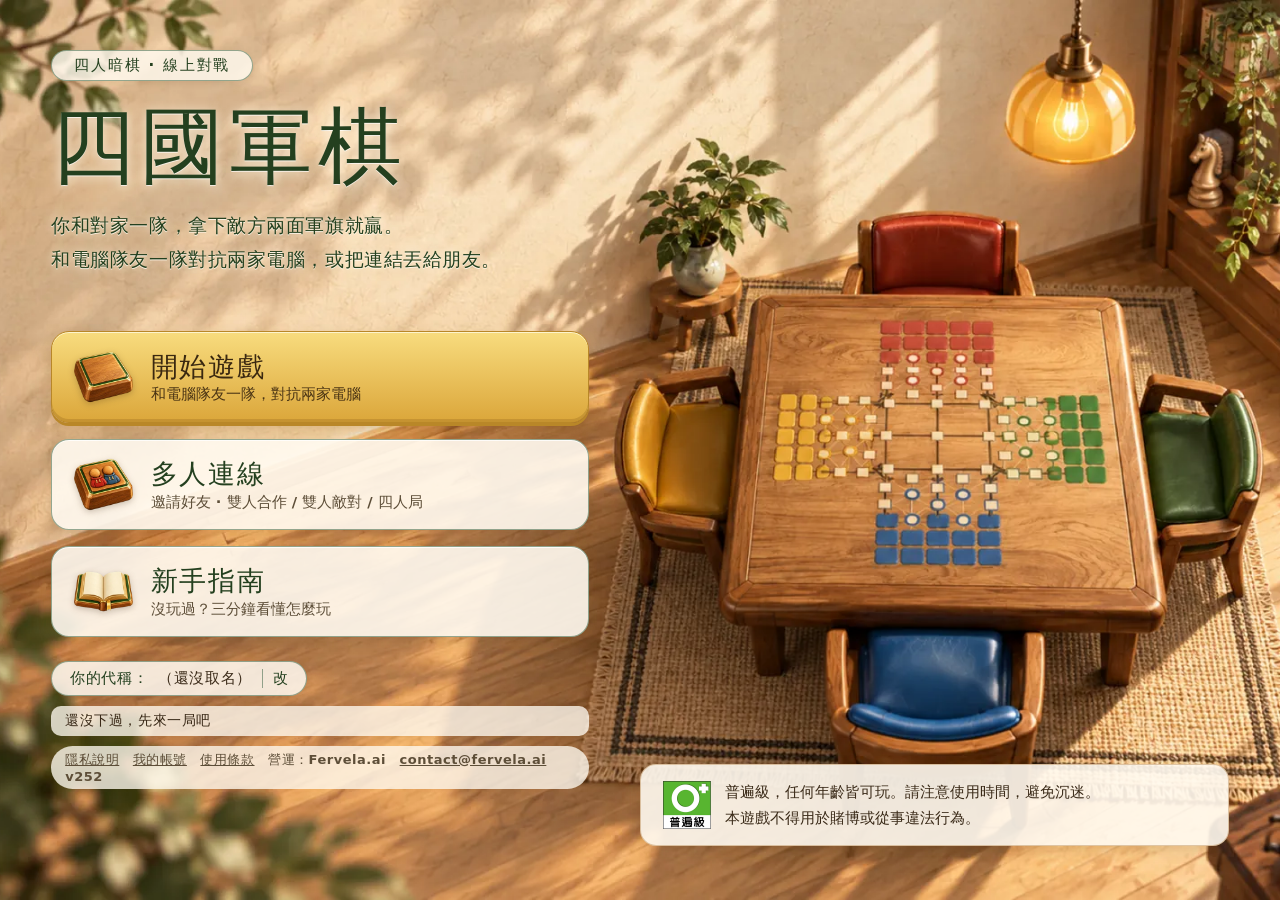
<file: index.html>
<!doctype html>
<html lang="zh-Hant">
<head>
<meta charset="utf-8">
<meta name="viewport" content="width=device-width, initial-scale=1">
<script>location.replace('./ui/'+location.search+location.hash)</script>
<meta http-equiv="refresh" content="0; url=./ui/">
<title>四國軍棋 — 四人兩兩一隊的軍棋</title>
<meta name="description" content="四個人，兩兩一隊。對家是你的隊友，但你看不到他的棋子。打開就能玩，不用下載、不用註冊。">
<meta property="og:type" content="website">
<meta property="og:url" content="https://army.fervela.ai/">
<meta property="og:title" content="四國軍棋">
<meta property="og:description" content="四個人，兩兩一隊。對家是你的隊友，但你看不到他的棋子。打開就能玩，不用下載、不用註冊。">
<meta property="og:image" content="https://army.fervela.ai/ui/img/share/invite-v1.jpg">
<meta property="og:image:width" content="1200">
<meta property="og:image:height" content="630">
<meta name="twitter:card" content="summary_large_image">
<link rel="canonical" href="https://army.fervela.ai/ui/">
</head>
<body style="margin:0;min-height:100dvh;display:grid;place-items:center;
  background:#0f141b;color:#e8edf4;font:16px/1.7 system-ui,-apple-system,'PingFang TC',sans-serif">
<p>載入中…　<a href="./ui/" style="color:#4fd0d0">如果沒有自動進入，點這裡</a></p>
</body>
</html>
</file>
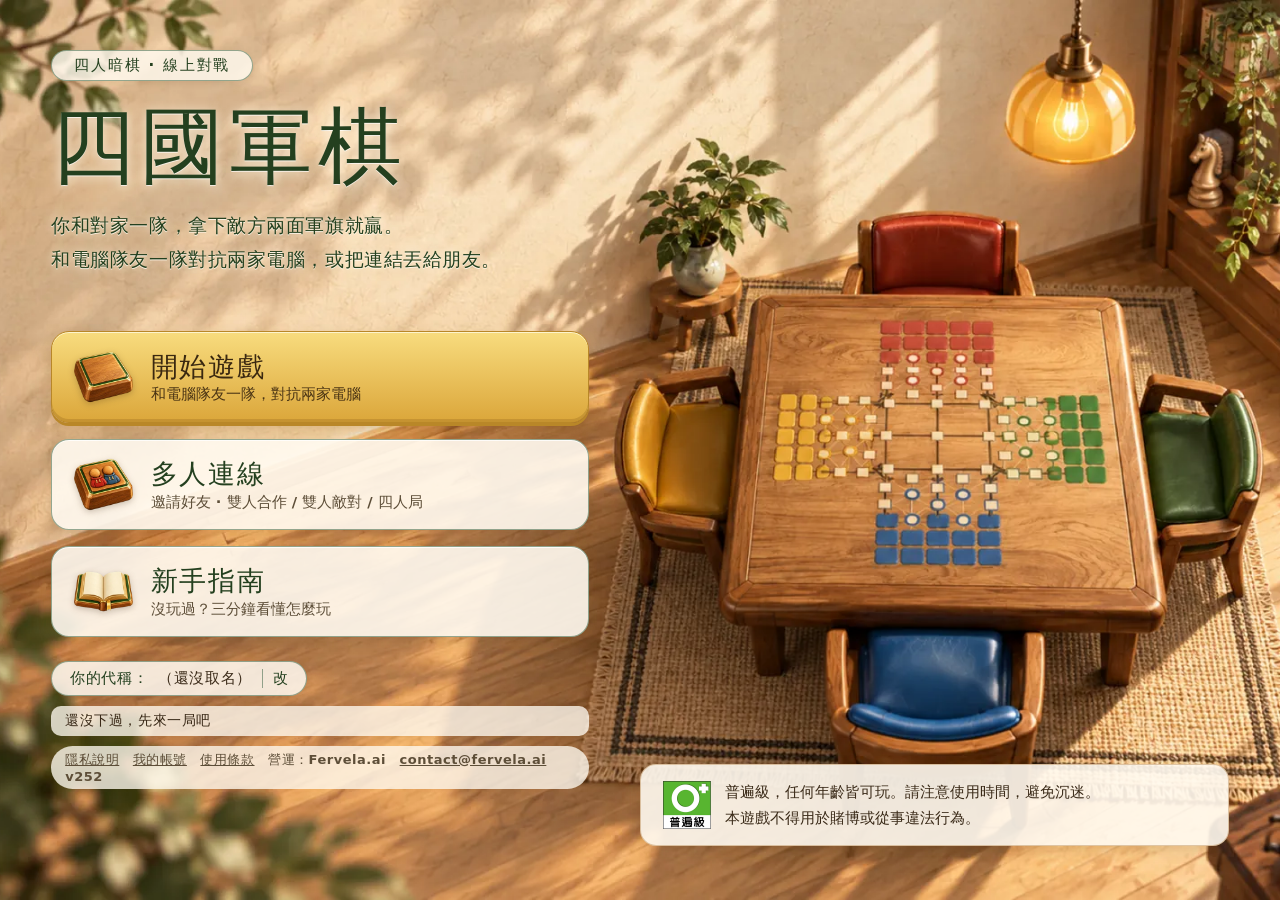
<file: ui/index.html>
<!doctype html>
<html lang="zh-Hant">
<head>
<meta charset="utf-8">
<meta name="viewport" content="width=device-width, initial-scale=1">
<!-- SEO：title 是唯一影響排名的那個（description 只決定搜尋結果的摘要長怎樣）。
     「線上版」「打開就能玩」「不用下載」是長尾關鍵字，也正是贏得過 App Store 的地方。 -->
<title>四國軍棋 線上版｜四人暗棋，打開就能玩</title>
<meta name="description" content="四個人兩兩一隊的軍棋，對家是你的隊友但你看不到他的棋子。可以一個人對三家電腦，不用下載、不用註冊、免費。">
<link rel="canonical" href="https://army.fervela.ai/ui/">
<meta property="og:type" content="website">
<meta property="og:url" content="https://army.fervela.ai/ui/">
<meta property="og:title" content="四國軍棋 線上版｜四人暗棋，打開就能玩">
<meta property="og:description" content="四個人，兩兩一隊。對家是你的隊友，但你看不到他的棋子。打開就能玩，不用下載、不用註冊。">
<meta property="og:image" content="https://army.fervela.ai/ui/img/share/invite-v1.jpg">
<meta property="og:image:width" content="1200">
<meta property="og:image:height" content="630">
<meta name="twitter:card" content="summary_large_image">
<link rel="stylesheet" href="theme.css?v=252">
<!-- 網站人次（T010，營運長 10/15）：Cloudflare 網站分析，不用 Cookie、不送網址參數；寫法照營運長給的一字不差 -->
<script defer src="https://static.cloudflareinsights.com/beacon.min.js" data-cf-beacon='{"token":"433e064bb2644552aaedad8b05834a93","spa":false}'></script>
</head>
<body>
<!-- 棋子的漸層：只是顏料，沒有任何遊戲意義。棋盤是 board.js 畫的，
     它只給每顆棋子 class；填什麼顏色由 theme.css 決定，這裡放的是 theme.css 引用的漸層。
     stop-color 用 CSS 變數，所以改隊色只要改 theme.css 一個地方。 -->
<svg id="paint-defs" width="0" height="0" aria-hidden="true" focusable="false"
     style="position:absolute; pointer-events:none"><defs>
  <linearGradient id="faceWood" x1="0" y1="0" x2="0" y2="1">
    <stop offset="0" stop-color="#fffdf4"/><stop offset="1" stop-color="#ead9ba"/>
  </linearGradient>
  <linearGradient id="face0" x1="0" y1="0" x2="0" y2="1">
    <stop offset="0" stop-color="#fffdf4" style="stop-color:color-mix(in srgb, var(--seat-0) 6%, #fffefa)"/>
    <stop offset="1" stop-color="#dfe6f4" style="stop-color:color-mix(in srgb, var(--seat-0) 16%, #f4ead6)"/>
  </linearGradient>
  <linearGradient id="face1" x1="0" y1="0" x2="0" y2="1">
    <stop offset="0" stop-color="#fffdf4" style="stop-color:color-mix(in srgb, var(--seat-1) 6%, #fffefa)"/>
    <stop offset="1" stop-color="#dcecdf" style="stop-color:color-mix(in srgb, var(--seat-1) 16%, #f4ead6)"/>
  </linearGradient>
  <linearGradient id="face2" x1="0" y1="0" x2="0" y2="1">
    <stop offset="0" stop-color="#fffdf4" style="stop-color:color-mix(in srgb, var(--seat-2) 6%, #fffefa)"/>
    <stop offset="1" stop-color="#f4dcd6" style="stop-color:color-mix(in srgb, var(--seat-2) 16%, #f4ead6)"/>
  </linearGradient>
  <linearGradient id="face3" x1="0" y1="0" x2="0" y2="1">
    <stop offset="0" stop-color="#fffdf4" style="stop-color:color-mix(in srgb, var(--seat-3) 6%, #fffefa)"/>
    <stop offset="1" stop-color="#f3e6c8" style="stop-color:color-mix(in srgb, var(--seat-3) 16%, #f4ead6)"/>
  </linearGradient>
  <linearGradient id="hide0" x1="0" y1="0" x2="0" y2="1">
    <stop offset="0" stop-color="#5b8bf0" style="stop-color:color-mix(in srgb, var(--seat-0) 78%, #ffffff)"/>
    <stop offset="1" stop-color="#1d4fbf" style="stop-color:color-mix(in srgb, var(--seat-0) 82%, #000000)"/>
  </linearGradient>
  <linearGradient id="hide1" x1="0" y1="0" x2="0" y2="1">
    <stop offset="0" stop-color="#4cc178" style="stop-color:color-mix(in srgb, var(--seat-1) 78%, #ffffff)"/>
    <stop offset="1" stop-color="#0f7a37" style="stop-color:color-mix(in srgb, var(--seat-1) 82%, #000000)"/>
  </linearGradient>
  <linearGradient id="hide2" x1="0" y1="0" x2="0" y2="1">
    <stop offset="0" stop-color="#c86459" style="stop-color:color-mix(in srgb, var(--seat-2) 78%, #ffffff)"/>
    <stop offset="1" stop-color="#972e22" style="stop-color:color-mix(in srgb, var(--seat-2) 82%, #000000)"/>
  </linearGradient>
  <linearGradient id="hide3" x1="0" y1="0" x2="0" y2="1">
    <stop offset="0" stop-color="#d5ac4c" style="stop-color:color-mix(in srgb, var(--seat-3) 78%, #ffffff)"/>
    <stop offset="1" stop-color="#a57914" style="stop-color:color-mix(in srgb, var(--seat-3) 82%, #000000)"/>
  </linearGradient>
</defs></svg>

<!-- 實驗中的棋路開關：用網址參數打開，預設關閉，朋友不受影響。
     例：?focus=8 ＝「集中打同一家」（量測見 engine/ai/ai.mjs 的 focusPull）。
     ⚠ 一定要放在這裡、用普通 script：模組（type=module）是延後執行的，
        寫在 app.js 裡會來不及——ai.mjs 在載入當下就讀走這個值了。 -->
<script>
  (function () {
    var f = Number(new URLSearchParams(location.search).get('focus'));
    if (isFinite(f) && f > 0) globalThis.__AI_W__ = { focusPull: f };
  })();
</script>

<!-- 進場畫面。Lynch 2026-09-05：「我希望我四國軍棋進場畫面也要是類似這樣好看的。」
     v234（B 款暖木，WO-army-1015-04）：背景改成 GPT 畫的棋館場景（img/home/bg-*.webp，
     由 theme.css 的 .landing 背景帶入），原本 board.js 斜擺畫的那盤棋拿掉——新背景圖桌上已經有一盤，
     兩盤疊在一起很怪。帶 ?room= 或 #lobby 進來的人會直接跳過這一頁。 -->
<div class="landing" id="landing" hidden>
  <div class="landing-inner">
    <div class="landing-top">
      <span class="landing-chip">四人暗棋 · 線上對戰</span>
      <h1 class="landing-title">四國軍棋</h1>
      <p class="landing-sub">你和對家一隊，拿下敵方兩面軍旗就贏。<br>和電腦隊友一隊對抗兩家電腦，或把連結丟給朋友。</p>
    </div>
    <!-- 手機上這段是空的：讓背景那張桌子露出來（卡片在下面） -->
    <div class="landing-gap" aria-hidden="true"></div>
    <div class="landing-cards">
      <!-- 卡片的 id 與點擊行為不要動（app.js 綁的是 id）；只換長相與圖示 -->
      <button class="landing-card landing-card--main" id="ldSolo">
        <img class="landing-card-icon" src="img/home/icon-start.webp?v=252" width="96" height="96" alt="">
        <span><b>開始遊戲</b><small>和電腦隊友一隊，對抗兩家電腦</small></span>
      </button>
      <button class="landing-card" id="ldOnline">
        <img class="landing-card-icon" src="img/home/icon-online.webp?v=252" width="96" height="96" alt="">
        <span><b>多人連線</b><small>邀請好友 · 雙人合作 / 雙人敵對 / 四人局</small></span>
      </button>
      <button class="landing-card" id="ldGuide">
        <img class="landing-card-icon" src="img/home/icon-guide.webp?v=252" width="96" height="96" alt="">
        <span><b>新手指南</b><small>沒玩過？三分鐘看懂怎麼玩</small></span>
      </button>
    </div>
    <div class="landing-meta">
      <p class="landing-foot">
        <button class="landing-name" id="ldRename" title="改代稱">你的代稱：<b id="ldName">—</b><span class="landing-name-edit">改</span></button>
      </p>
      <p class="landing-foot landing-stats" id="ldStats"></p>
      <div class="rating-note" id="ldRating">
        <img src="rating-general.png" width="48" height="48" alt="普遍級">
        <span>普遍級，任何年齡皆可玩。請注意使用時間，避免沉迷。<br>本遊戲不得用於賭博或從事違法行為。</span>
      </div>
      <p class="landing-foot landing-op"><a href="#" id="ldPrivacy">隱私說明</a>　<a href="#" id="ldAccount">我的帳號</a>　<a href="#" id="ldTerms">使用條款</a>　營運：Fervela.ai　<a href="mailto:contact@fervela.ai">contact@fervela.ai</a>　<span id="ldVer"></span></p>
    </div>
  </div>
</div>
<script>
// 首頁先自己打開，不等遊戲程式（10/16 Miles 手機 Brave：程式被擋或還在下載時，只看到一塊空棋盤）。
// 帶房號、#lobby 進來的人照舊不顯示首頁，交給 app.js。
// 看門狗：8 秒後程式還沒跑起來（例如被廣告阻擋擋掉一支檔），就在首頁說清楚怎麼辦。
(function () {
  var q = new URLSearchParams(location.search);
  var deep = location.hash.replace(/^#/, '') || q.get('room') || q.get('r');
  var ld = document.getElementById('landing');
  if (ld && !deep) ld.hidden = false;
  setTimeout(function () {
    if (window.__armyBooted || !ld) return;
    ld.hidden = false;
    var box = document.createElement('div');
    box.className = 'boot-fail';
    box.innerHTML = '<b>遊戲程式沒有載入完成。</b><br>如果你開了廣告阻擋（例如 Brave 的盾牌），請對 army.fervela.ai 關掉後重新整理；網路慢的話，稍等一下再重新整理。';
    var btn = document.createElement('button');
    btn.className = 'btn btn--primary';
    btn.textContent = '重新整理';
    btn.onclick = function () { location.reload(); };
    box.appendChild(btn);
    var inner = ld.querySelector('.landing-inner') || ld;
    inner.insertBefore(box, inner.firstChild);
  }, 8000);
})();
</script>
<div class="app">
  <header class="topbar">
    <!-- 標題就是回首頁的入口（Lynch：「這頁回不到首頁？」）。
         不另外加按鈕：頂欄在手機上已經很擠，多一顆就會換行、把棋盤往下推。 -->
    <h1 class="title"><button class="title-home" id="home" title="回首頁">四國軍棋</button></h1>
    <!-- 版本號要看得到：回報問題時才分得出他看的是哪一版（Lynch 要求）。
         內容由 tools/bump-ui-version.sh 改的 ?v= 帶進來，不必另外維護。 -->
    <span class="uiver" id="uiVer" title="介面版本"></span>
    <!-- 對局代號要留在畫面上：討論棋局時大家是丟截圖的，代號不在圖裡就對不上是哪一局 -->
    <div class="gamecode" id="gameCode" title="這一局的代號，回報問題時附上它">—</div>
    <div class="turn" id="turn">準備中</div>
    <div class="controls">
      <label class="toggle debug-tools" id="modeTools" hidden>模式
        <select id="mode">
          <option value="solo" selected>單人（三家電腦）</option>
          <option value="coop">雙人合作（兩人一隊打電腦）</option>
          <option value="duelAI">雙人敵對（各帶一個電腦隊友）</option>
          <option value="duelTeam">雙人敵對（各控一整隊）</option>
        </select>
      </label>
      <!-- 手機上這一排會擠成兩列，把棋盤往下推。低頻的功能（音效、棋盤大小、
           重新開局）收進「⋯」，常用的（規則說明、認輸離開）留在外面。
           桌機不受影響：.controls-more 在寬螢幕是 display:contents，照常排成一列。 -->
      <span class="debug-tools" id="debugTools" hidden>
        <label class="toggle"><input type="checkbox" id="useSearch"> 電腦用搜尋（實驗中，目前較弱）</label>
        <label class="toggle"><input type="checkbox" id="revealAll"> 顯示全部（除錯用）</label>
      </span>
      <button class="btn debug-tools" id="sfx" hidden>音效</button>
      <button class="btn side-toggle" id="sideBtn" aria-label="座位與戰報">戰報</button>
      <button class="btn controls-toggle" id="moreBtn" aria-label="更多設定">⋯</button>
      <div class="controls-more" id="moreBox">
        <button class="btn" id="online">多人連線</button>
        <button class="btn" id="guide">規則說明</button>
        <button class="btn" id="resign">認輸離開</button>
        <label class="toggle"><input type="checkbox" id="soundOn" checked> 音效</label>
        <button class="btn" id="restart">重新開局</button>
        <button class="btn" id="accountBtn">我的帳號</button>
        <button class="btn" id="reportBtn">檢舉代稱</button>
      </div>
    </div>
  </header>

  <div class="setupbar" id="setupbar" hidden>
    <span class="setup-who" id="setupWho"></span>
    <span class="setup-timer" id="setupTimer"></span>
    <span class="setup-hint" id="setupHint">點兩顆自己的棋子即可互換位置</span>
    <span class="setup-actions">
      <button class="btn" id="btnName">代稱</button>
      <button class="btn" id="btnRandom">隨機重排</button>
      <button class="btn" id="btnSave">儲存陣型</button>
      <button class="btn" id="btnLoad">讀取陣型</button>
      <button class="btn" id="btnOtherSeat" hidden>編輯我的另一家</button>
      <button class="btn btn--primary" id="btnConfirm">確定佈陣</button>
    </span>
  </div>

  <main class="stage">
    <svg class="board" id="board" xmlns="http://www.w3.org/2000/svg"></svg>
  </main>

  <div class="modal" id="modal" hidden>
    <div class="modal-card">
      <h3 class="modal-title" id="modalTitle"></h3>
      <div class="modal-body" id="modalBody"></div>
      <div class="modal-actions" id="modalActions"></div>
    </div>
  </div>

  <!-- 配對大廳與等人畫面（v232，B 款暖木棋館）：原本是彈出框，現在是蓋住整個視窗的滿版頁。
       背景是 GPT 畫的空桌場景圖（img/lobby/），四個座位是疊在椅子上的真按鈕，內容由 app.js 的
       renderLobby／openMatchLobby（經由 lbHead、lbSeat、lbFoot）填。z-index 比彈出框低，改代稱、規則說明、被請離座的提示照樣蓋在它上面。 -->
  <div class="lobby-page" id="lobbyPage" hidden></div>

  <div class="overlay" id="overlay" hidden>
    <div class="overlay-card">
      <div class="overlay-emblem" id="overlayEmblem"></div>
      <h2 class="overlay-title" id="overlayTitle"></h2>
      <p class="overlay-sub" id="overlaySub"></p>
      <!-- 局名要出現在結算畫面：大家是丟截圖討論棋局的，代號不在圖裡就對不上是哪一局
           （Lynch：「勝利畫面希望也要秀出這局的名稱」）。 -->
      <p class="overlay-code" id="overlayCode"></p>
      <button class="btn btn--primary overlay-btn" id="overlayAgain">再玩一局</button>
      <button class="btn overlay-btn" id="overlayShare" hidden>找朋友來下一局</button>
    </div>
  </div>

  <aside class="side">
    <!-- 「換你囉」的橫幅（Lynch 要求）。不論輪到誰都佔一樣的高度——
         輪到別人時顯示「等 XX 出手」，所以它出現／消失不會推動下面的面板。 -->
    <div class="turnbanner" id="turnBanner"></div>
    <!-- 手機上座位與戰報收進「戰報」按鈕打開的面板，棋盤才不用跟它們搶一屏 -->
    <div class="side-sheet">
      <section class="panel">
        <h2 class="panel-title">座位</h2>
        <ul class="seats" id="seats"></ul>
      </section>
      <section class="panel">
        <h2 class="panel-title">戰報</h2>
        <ol class="log" id="log"></ol>
      </section>
    </div>
  </aside>
</div>
<script type="module" src="app.js?v=252"></script>
</body>
</html>
</file>
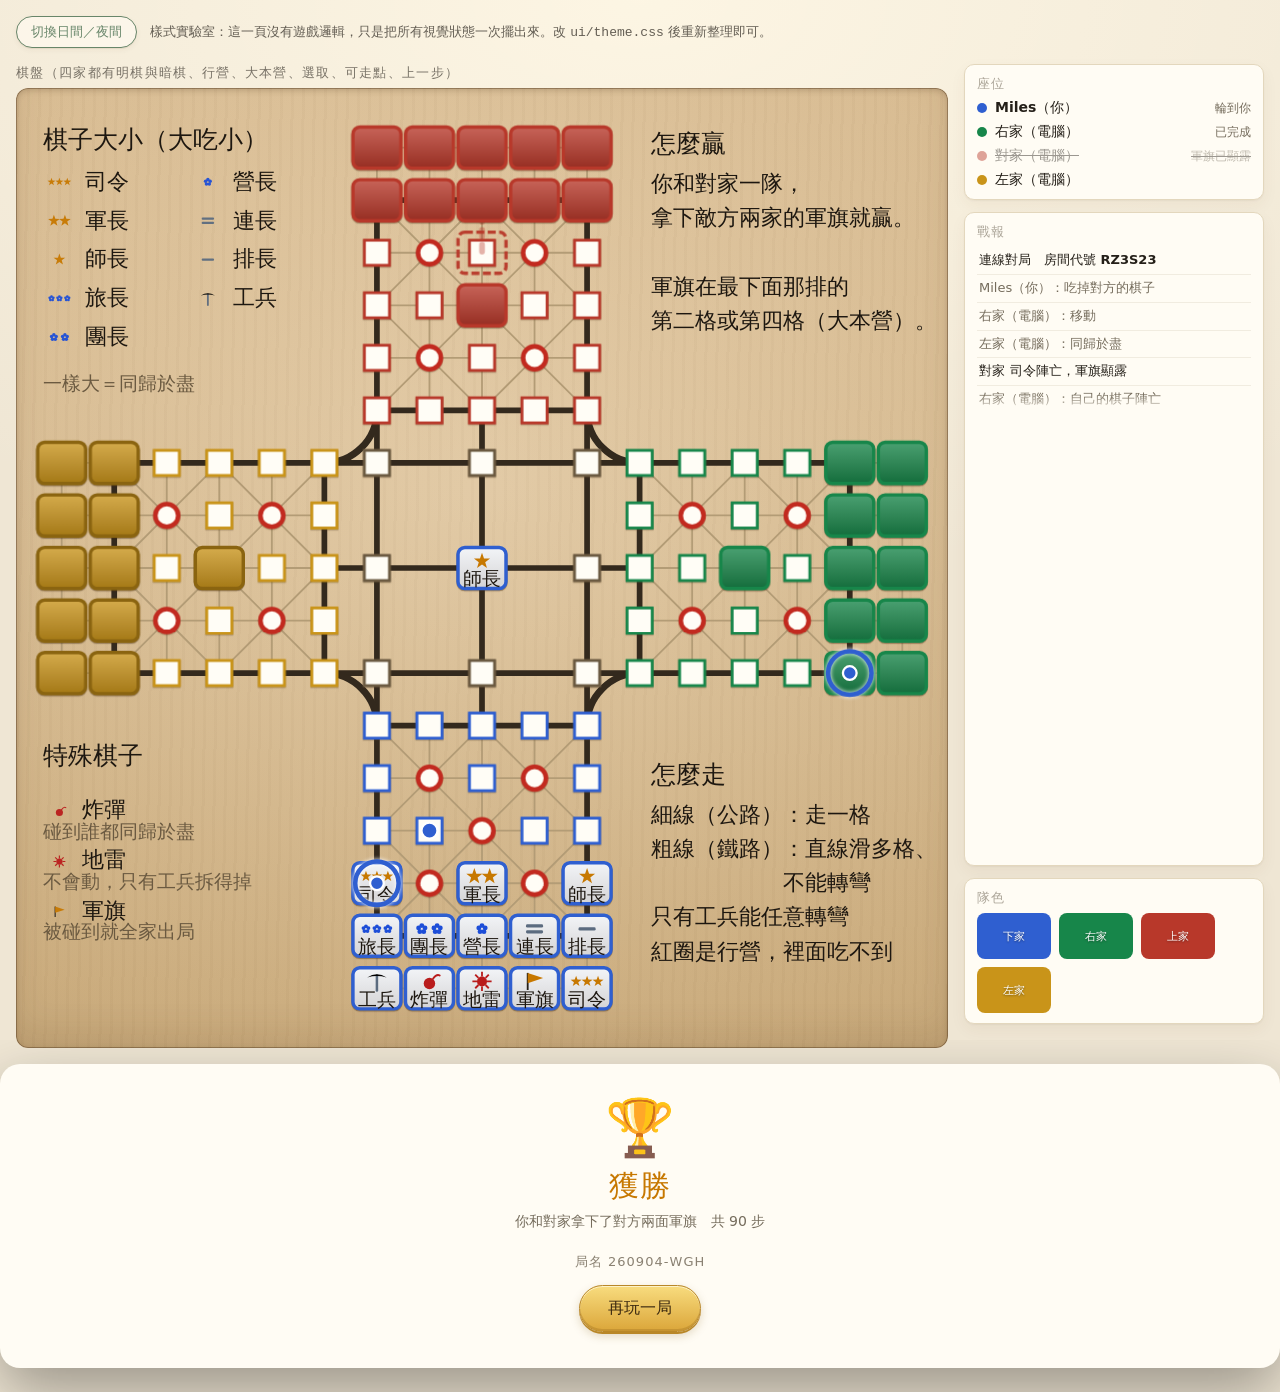
<file: ui/style-lab.html>
<!doctype html>
<meta charset="utf-8">
<meta name="viewport" content="width=device-width, initial-scale=1">
<title>四國軍棋 · 樣式實驗室</title>
<!-- 美術用的預覽頁：不含任何遊戲邏輯，也不會連伺服器。
     用途是「改 theme.css 之後不必開一局就能看到所有狀態」——
     明棋／暗棋四家、行營、大本營、選取、可走點、上一步痕跡、側欄、結算卡。
     ⚠ 這一頁只讀 theme.css。改樣式請只動 theme.css，class 名稱是程式的契約，不要更名。 -->
<link rel="stylesheet" href="./theme.css?v=193">
<style>
  /* 這一頁自己的排版（不屬於遊戲，改它不影響正式畫面） */
  .lab { padding: 16px; display: grid; gap: 16px; grid-template-columns: minmax(0,1fr) 300px; }
  .lab h2 { font-size: 13px; margin: 0 0 6px; letter-spacing: .1em; opacity: .6; }
  .lab-note { grid-column: 1/-1; font-size: 13px; opacity: .7; margin: 0; }
  .lab-swatches { display: flex; flex-wrap: wrap; gap: 8px; }
  .sw { width: 74px; height: 46px; border-radius: 8px; display: grid; place-items: center;
        font-size: 11px; color: #fff; text-shadow: 0 1px 2px rgba(0,0,0,.4); }
</style>
<!-- 棋子的漸層：只是顏料，沒有任何遊戲意義。棋盤是 board.js 畫的，
     它只給每顆棋子 class；填什麼顏色由 theme.css 決定，這裡放的是 theme.css 引用的漸層。
     stop-color 用 CSS 變數，所以改隊色只要改 theme.css 一個地方。 -->
<svg id="paint-defs" width="0" height="0" aria-hidden="true" focusable="false"
     style="position:absolute; pointer-events:none"><defs>
  <linearGradient id="faceWood" x1="0" y1="0" x2="0" y2="1">
    <stop offset="0" stop-color="#fffdf4"/><stop offset="1" stop-color="#ead9ba"/>
  </linearGradient>
  <linearGradient id="face0" x1="0" y1="0" x2="0" y2="1">
    <stop offset="0" stop-color="#fffdf4" style="stop-color:color-mix(in srgb, var(--seat-0) 6%, #fffefa)"/>
    <stop offset="1" stop-color="#dfe6f4" style="stop-color:color-mix(in srgb, var(--seat-0) 16%, #f4ead6)"/>
  </linearGradient>
  <linearGradient id="face1" x1="0" y1="0" x2="0" y2="1">
    <stop offset="0" stop-color="#fffdf4" style="stop-color:color-mix(in srgb, var(--seat-1) 6%, #fffefa)"/>
    <stop offset="1" stop-color="#dcecdf" style="stop-color:color-mix(in srgb, var(--seat-1) 16%, #f4ead6)"/>
  </linearGradient>
  <linearGradient id="face2" x1="0" y1="0" x2="0" y2="1">
    <stop offset="0" stop-color="#fffdf4" style="stop-color:color-mix(in srgb, var(--seat-2) 6%, #fffefa)"/>
    <stop offset="1" stop-color="#f6e0cf" style="stop-color:color-mix(in srgb, var(--seat-2) 16%, #f4ead6)"/>
  </linearGradient>
  <linearGradient id="face3" x1="0" y1="0" x2="0" y2="1">
    <stop offset="0" stop-color="#fffdf4" style="stop-color:color-mix(in srgb, var(--seat-3) 6%, #fffefa)"/>
    <stop offset="1" stop-color="#e7dcf6" style="stop-color:color-mix(in srgb, var(--seat-3) 16%, #f4ead6)"/>
  </linearGradient>
  <linearGradient id="hide0" x1="0" y1="0" x2="0" y2="1">
    <stop offset="0" stop-color="#5b8bf0" style="stop-color:color-mix(in srgb, var(--seat-0) 78%, #ffffff)"/>
    <stop offset="1" stop-color="#1d4fbf" style="stop-color:color-mix(in srgb, var(--seat-0) 82%, #000000)"/>
  </linearGradient>
  <linearGradient id="hide1" x1="0" y1="0" x2="0" y2="1">
    <stop offset="0" stop-color="#4cc178" style="stop-color:color-mix(in srgb, var(--seat-1) 78%, #ffffff)"/>
    <stop offset="1" stop-color="#0f7a37" style="stop-color:color-mix(in srgb, var(--seat-1) 82%, #000000)"/>
  </linearGradient>
  <linearGradient id="hide2" x1="0" y1="0" x2="0" y2="1">
    <stop offset="0" stop-color="#f5854a" style="stop-color:color-mix(in srgb, var(--seat-2) 78%, #ffffff)"/>
    <stop offset="1" stop-color="#c04406" style="stop-color:color-mix(in srgb, var(--seat-2) 82%, #000000)"/>
  </linearGradient>
  <linearGradient id="hide3" x1="0" y1="0" x2="0" y2="1">
    <stop offset="0" stop-color="#b06ef2" style="stop-color:color-mix(in srgb, var(--seat-3) 78%, #ffffff)"/>
    <stop offset="1" stop-color="#7420bf" style="stop-color:color-mix(in srgb, var(--seat-3) 82%, #000000)"/>
  </linearGradient>
</defs></svg>
<div class="lab">
  <p class="lab-note"><button class="btn" onclick="document.body.dataset.skin = document.body.dataset.skin ? '' : 'night'">切換日間／夜間</button>　樣式實驗室：這一頁沒有遊戲邏輯，只是把所有視覺狀態一次擺出來。改 <code>ui/theme.css</code> 後重新整理即可。</p>
  <div>
    <h2>棋盤（四家都有明棋與暗棋、行營、大本營、選取、可走點、上一步）</h2>
    <svg class="board" id="board"></svg>
  </div>
  <div class="side">
    <div class="panel">
      <h2 class="panel-title">座位</h2>
      <ul class="seats">
        <li class="seat is-turn"><span class="seat-dot" style="background:var(--seat-0)"></span>Miles（你）<span class="seat-note">輪到你</span></li>
        <li class="seat"><span class="seat-dot" style="background:var(--seat-1)"></span>右家（電腦）<span class="seat-note">已完成</span></li>
        <li class="seat is-out"><span class="seat-dot" style="background:var(--seat-2)"></span>對家（電腦）<span class="seat-note">軍旗已顯露</span></li>
        <li class="seat"><span class="seat-dot" style="background:var(--seat-3)"></span>左家（電腦）<span class="seat-note"></span></li>
      </ul>
    </div>
    <div class="panel">
      <h2 class="panel-title">戰報</h2>
      <ul class="log">
        <li class="is-big">連線對局　房間代號 RZ3S23</li>
        <li>Miles（你）：吃掉對方的棋子</li>
        <li>右家（電腦）：移動</li>
        <li>左家（電腦）：同歸於盡</li>
        <li class="is-big">對家 司令陣亡，軍旗顯露</li>
        <li>右家（電腦）：自己的棋子陣亡</li>
      </ul>
    </div>
    <div class="panel">
      <h2 class="panel-title">隊色</h2>
      <div class="lab-swatches">
        <div class="sw" style="background:var(--seat-0)">下家</div>
        <div class="sw" style="background:var(--seat-1)">右家</div>
        <div class="sw" style="background:var(--seat-2)">上家</div>
        <div class="sw" style="background:var(--seat-3)">左家</div>
      </div>
    </div>
  </div>
</div>

<div class="overlay" id="ov" style="position:static; background:none; backdrop-filter:none; padding:24px 0; display:block">
  <div class="overlay-card" style="margin:0 auto">
    <div class="overlay-emblem">🏆</div>
    <h2 class="overlay-title is-win">獲勝</h2>
    <p class="overlay-sub">你和對家拿下了對方兩面軍旗　共 90 步</p>
    <p class="overlay-code">局名 260904-WGH</p>
    <button class="btn btn--primary overlay-btn">再玩一局</button>
  </div>
</div>

<script type="module">
  import { createBoardView } from './board.js?v=193';
  import { BOARD } from '../engine/src/board.mjs?v=193';

  // 假的一局：每一家都放幾顆，自己那家看得到身分，其他家是暗棋。
  const at = {};
  const put = (id, seat, piece) => { at[id] = piece ? { seat, piece } : { seat }; };
  const mine = ['司令','軍長','師長','旅長','團長','營長','連長','排長','工兵','炸彈','地雷','軍旗'];
  let i = 0;
  for (const [id, node] of BOARD.nodes) {
    const m = /^P(\d)-r(\d)c(\d)$/.exec(id);
    if (!m) continue;
    const seat = Number(m[1]), r = Number(m[2]);
    if (node.kind === 'camp') continue;
    if (seat === 0 && r >= 4) put(id, 0, mine[i++ % mine.length]);
    else if (seat !== 0 && r >= 5) put(id, seat, null);
  }
  put('P1-r3c3', 1, null); put('P3-r3c3', 3, null); put('P2-r3c3', 2, null);
  put('M-r2c2', 0, '師長');                      // 自己的子站在中央
  const svg = document.getElementById('board');
  const view = createBoardView(svg, { onNodeClick(){}, onPointerUp(){} });
  view.setBottomSeat(0);
  view.render({
    board: { at, revealedFlags: [2] },
    mySeats: [0], viewerSeat: 0,
    selected: 'P0-r4c2',
    moves: ['P0-r3c2', 'P0-r4c1', 'P1-r5c1'],
    lastMove: { from: 'P2-r5c3', to: 'P2-r4c3', seat: 2, path: ['P2-r5c3', 'P2-r4c3'] },
    recentMoves: [],
  });
  view.setCamera('full');
</script>
</file>
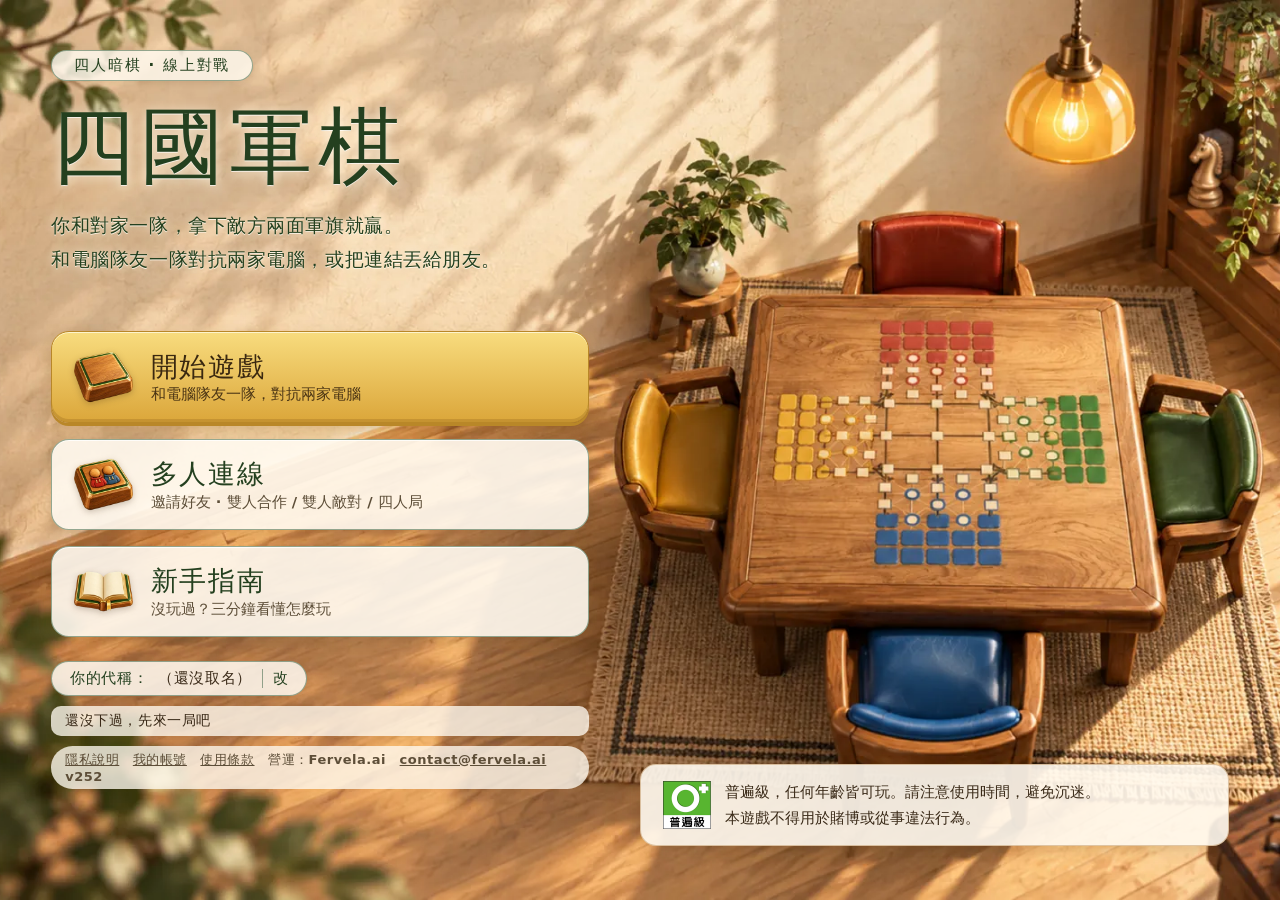
<file: ui/win.html>
<!doctype html>
<html lang="zh-Hant">
<head>
<meta charset="utf-8">
<meta name="viewport" content="width=device-width, initial-scale=1">
<!-- 贏了按「找朋友來下一局」傳出去的網址。只為了讓 LINE、FB 預覽出「我贏了」那張卡
     （首頁的 og:image 是邀請卡「三缺一」）；打開就直接進遊戲，帶 from=share 給使用漏斗算來源。 -->
<title>我贏了一局四國軍棋，換你來挑戰</title>
<meta name="description" content="四個人，兩兩一隊。對家是你的隊友，但你看不到他的棋子。打開就能玩，不用下載、不用註冊。">
<link rel="canonical" href="https://army.fervela.ai/ui/">
<meta property="og:type" content="website">
<meta property="og:url" content="https://army.fervela.ai/ui/win.html">
<meta property="og:title" content="我贏了一局四國軍棋，換你來挑戰">
<meta property="og:description" content="四個人，兩兩一隊。對家是你的隊友，但你看不到他的棋子。打開就能玩，不用下載、不用註冊。">
<meta property="og:image" content="https://army.fervela.ai/ui/img/share/win-v1.jpg">
<meta property="og:image:width" content="1200">
<meta property="og:image:height" content="630">
<meta name="twitter:card" content="summary_large_image">
<meta name="robots" content="noindex">
<script>location.replace('./?from=share' + location.hash)</script>
<meta http-equiv="refresh" content="0; url=./?from=share">
</head>
<body style="background:#f3e7d3;color:#3a2a1a;font-family:system-ui,sans-serif;text-align:center;padding:40px 16px">
<p>載入中…　<a href="./?from=share" style="color:#8a4a2a">如果沒有自動進入，點這裡</a></p>
</body>
</html>
</file>
<file: ui/theme.css>
/* ─────────────────────────────────────────────────────────────
   theme.css — 這支檔案是「美術可以自由改」的地方。
   所有顏色、字體、尺寸、圓角、陰影都集中在這裡的變數。
   ⚠ 契約：HTML 結構與 class 名稱是程式定位用的，請不要更名或刪除；
     只改樣式與變數值。改壞了最多是難看，不會弄壞遊戲規則。
   ───────────────────────────────────────────────────────────── */
:root {
  /* 木頭質感版（2026-09-05）。方向：暖色木盤、輕陰影、字乾淨；
     立體感全部靠陰影與漸層做，不用 3D、不加圖檔（多一個檔就多一次載入）。 */
  --bg: #efe6d4;
  --panel-bg: #fffcf4;
  --panel-line: #e3d7bd;
  --ink: #241f18;
  --ink-soft: #756c5c;
  /* 盤上的字（棋子、盤邊對照表）永遠是「木頭上的墨」，跟介面文字分開兩套變數。
     這樣之後要把介面改成深色，盤上的字也不會跟著變白看不見。 */
  --board-ink: #1d1710;
  --board-ink-soft: #6b5a41;
  --line-road: #b39c76;
  --line-rail: #33291d;
  /* 棋盤木紋：三層疊出來——上方受光、細木紋、底色 */
  --wood-top: #e2c69c;
  --wood-bottom: #d3b586;
  --rail-width: 5px;
  --road-width: 1.6px;

  --seat-0: #2f5fd0;   /* 下家　藍 */
  --seat-1: #17864a;   /* 右家　綠 */
  /* v232：上家、左家照 B 款稿改成紅、黃（原本是橘 #d15a12、紫 #7c3fc4），跟大廳的紅椅、黃椅一致。
     黃色選芥末黃而不是亮黃：棋子上的字一律是深色墨（--board-ink）印在米白底上，對比 13:1；
     暗棋本身沒有字，但亮黃跟木頭盤面太接近，所以暗棋的黃邊另外壓深（見下方 .piece--seat3）。 */
  --seat-2: #b8382a;   /* 上家　紅（取稿上紅椅、紅棋的暖紅） */
  --seat-3: #c99419;   /* 左家　芥末黃 */

  --node-fill: #fffdf6;
  --camp-stroke: #c22a1f;
  --hq-fill: #fdf0cf;
  /* 暗棋不用統一的灰色，直接填該家的隊色，才分得出誰是誰 */
  --hidden-ink: #ffffff;
  --select-ring: #f59e0b;
  --move-dot: #10b981;

  --radius: 10px;
  --font: "PingFang TC", "Noto Sans TC", system-ui, sans-serif;
  --piece-font-size: 16.5px;

  /* 軍階符號顏色（CYC 風格：將官星、校官梅花、尉官槓） */
  --piece-fill: #f2f6f4;
  /* 三個階層必須是三個顏色。原本 --rank-star 與 --rank-bar 是同一個色碼 #e8b923，
     等於將官和尉官同色；--rank-plum 的橘褐跟黃只差約 30° 色相，小尺寸分不開。
     改成金／藍／灰：色相拉到最遠，而且明度本身就在講強弱（金最亮 → 灰最暗）。
     規格見 docs/piece-symbols-spec.md。 */
  --rank-star: #C77800;   /* 將官　金 */
  --rank-plum: #1D4ED8;   /* 校官　藍 */
  --rank-bar:  #5B6B7F;   /* 尉官　灰 */
  --rank-special: #B91C1C; /* 地雷、炸彈　深紅 */
  --rank-tool: #5B6B7F;   /* 工兵　灰（與尉官同層） */
  --rank-mine: #B91C1C;   /* 地雷　深紅 */
  --rank-bomb: #B91C1C;   /* 炸彈　深紅 */
  --rank-flag: #C77800;   /* 軍旗　金 */

  /* ── B 款暖木棋館（v231，照 GPT 視覺稿 四國軍棋B款_其餘畫面_1015）──
     全站按鈕只剩兩種：
     主按鈕＝暖金漸層實心、深棕字（稿上「換你囉」「坐下等人」）；
     次按鈕＝米白底＋深綠細框＋深綠字（稿上「我準備好了」「先跟電腦下一局」）。
     原本的藍色實心／藍框藍字按鈕全部取消——藍色留給「藍家」這個隊色，不再兼任按鈕色。 */
  --btn-primary-top: #f8dc7e;
  --btn-primary-bottom: #dba63a;
  --btn-primary-edge: #b98728;     /* 主按鈕的外框與底緣，做出一點厚度 */
  --btn-primary-ink: #3a2810;
  --btn-secondary-bg: #fffaf0;
  --btn-secondary-hover: #f6efdd;
  --btn-secondary-ink: #2d5a3a;
  --btn-secondary-line: #2d5a3a;
  /* 頁面底色：暖米色，上方受光（純 CSS 漸層，不畫任何插圖） */
  --bg-glow: rgba(255, 248, 230, .85);
  /* 棋盤外圈的木桌邊：比盤面深的胡桃木色 */
  --table-rim-top: #a8743f;
  --table-rim-bottom: #77491f;
  --table-rim-dark: #5a3616;
}

/* ── 夜間版（實驗中）─────────────────────────────────────────
   深色的桌面會讓木頭棋盤浮出來，那正是 Lynch 看上的那個象棋站的作法。
   只要在 <body> 加 data-skin="night" 就生效，盤上的字用的是 --board-ink，
   不受影響。想預設打開就把這一段的選擇器換成 :root。
   ui/style-lab.html 右上角有切換鈕，可以直接比較。 */
body[data-skin="night"] {
  --bg: #17130f;
  --panel-bg: #221c16;
  --panel-line: #382e24;
  --ink: #f2e9d9;
  --ink-soft: #a3947e;
  --line-road: #a68d68;
  /* 按鈕在深色底上：金色主按鈕本來就夠亮，只壓暗一點；
     次按鈕的深綠字在深底上會看不見，改成淺綠字＋中綠框。 */
  --btn-primary-top: #ecc865;
  --btn-primary-bottom: #c48d2a;
  --btn-primary-edge: #8a6420;
  --btn-primary-ink: #2a1c08;
  --btn-secondary-bg: #2b241c;
  --btn-secondary-hover: #362d23;
  --btn-secondary-ink: #acd6ab;
  --btn-secondary-line: #6f9f72;
  --bg-glow: rgba(120, 86, 40, .22);
  --table-rim-top: #6e4a28;
  --table-rim-bottom: #4a2f17;
  --table-rim-dark: #2e1c0c;
}
body[data-skin="night"] .panel { box-shadow: 0 1px 2px rgba(0,0,0,.4), 0 10px 24px rgba(0,0,0,.35); }
body[data-skin="night"] .board { box-shadow: 0 18px 44px rgba(0,0,0,.55), inset 0 0 0 1px rgba(255,255,255,.12); }
body[data-skin="night"] .log li { border-bottom-color: rgba(255,255,255,.07); }
body[data-skin="night"] .setupbar { border-color: var(--panel-line); }

* { box-sizing: border-box; }
/* ⚠️ 手機下拉會觸發瀏覽器的「拉一下重新整理」，一整局就沒了（Lynch 實測回報）。
   contain 只擋住捲動溢位傳給瀏覽器外框，頁面內部照樣捲得動。
   放 html 與 body 兩層是因為各家瀏覽器認的層級不一樣。 */
html, body { overscroll-behavior-y: contain; }
body {
  margin: 0; color: var(--ink);
  /* 暖米色的房間：上方一團柔光往下淡出（B 款）。只用漸層，不放圖、不畫插圖。 */
  background: radial-gradient(120% 60% at 50% 0%, var(--bg-glow), rgba(255,255,255,0) 70%), var(--bg);
  font-family: var(--font);
  /* 全站禁止假造粗體／斜體：沒有那個字面時寧可用最接近的真字面，也不要描兩次 */
  font-synthesis: none; -webkit-font-synthesis: none;
  /* 棋盤是拿來拖棋子的，不是拿來選字的。不擋的話拖曳會變成框選文字，點擊判定跟著壞掉。 */
  -webkit-user-select: none; user-select: none;
}
.log, .modal input { -webkit-user-select: text; user-select: text; }
.app {
  display: grid; grid-template-columns: 1fr 280px; grid-template-rows: auto 1fr;
  gap: 12px; padding: 12px; height: 100vh; height: 100dvh;
}
.topbar { grid-column: 1 / -1; display: flex; align-items: center; gap: 16px; }
.title { font-size: 18px; margin: 0; }
/* 標題＝回首頁。做成按鈕但長得像標題，滑過去才提示可以按。 */
.title-home {
  font: inherit; color: inherit; background: none; border: 0; padding: 0; margin: 0;
  cursor: pointer; letter-spacing: inherit;
}
.title-home:hover { color: var(--btn-secondary-ink); }
.turn { font-weight: 700; padding: 4px 12px; border-radius: 999px; border: 1px solid transparent; }
/* 輪到自己：標題那行整個亮起來，還有一顆會呼吸的點（只有桌機看得到；手機 .turn 是隱藏的）。
   padding 與邊框「平常就留著」，所以亮起來的時候版面不會跳。
   v231：從藍色改成跟「換你囉」同一套暖金。 */
.turn.is-my-turn {
  background: linear-gradient(180deg, var(--btn-primary-top), var(--btn-primary-bottom));
  color: var(--btn-primary-ink); border-color: var(--btn-primary-edge);
  box-shadow: 0 0 0 4px color-mix(in srgb, var(--btn-primary-bottom) 22%, transparent);
}
.turn.is-my-turn::before {
  content: ''; display: inline-block; width: 8px; height: 8px; border-radius: 50%;
  background: var(--btn-primary-ink); margin-right: 8px; vertical-align: 1px;
  animation: turn-pulse 1.4s ease-in-out infinite;
}
@keyframes turn-pulse { 0%,100% { opacity: 1 } 50% { opacity: .25 } }
/* 棋盤本身也發光（inset，不改變任何尺寸）。v231：藍光改成暖金，跟木桌、金色橫幅同一調。 */
.board.is-my-turn {
  box-shadow: inset 0 0 0 1px rgba(60,35,12,.35), inset 0 0 0 4px var(--btn-primary-bottom),
              inset 0 0 26px color-mix(in srgb, var(--btn-primary-top) 45%, transparent);
}
.controls { margin-left: auto; display: flex; align-items: center; gap: 12px; }
.toggle { font-size: 13px; color: var(--ink-soft); }
/* 次按鈕（預設）：米白底、深綠細框、深綠字、膠囊圓角。
   ⚠ 只准用 transform／顏色做按下的回饋，不准改 padding、邊框寬度這類會動到尺寸的東西——
     手機上點一下就讓版面跳，是 Lynch 回報過的「畫面晃得很嚴重」。 */
.btn {
  font: inherit; padding: 6px 14px; border-radius: 999px;
  border: 1px solid var(--btn-secondary-line); background: var(--btn-secondary-bg); cursor: pointer;
  color: var(--btn-secondary-ink); font-weight: 600;
  box-shadow: 0 1px 0 rgba(90,64,28,.10), 0 2px 6px rgba(90,64,28,.08);
  transition: background .12s ease, transform .06s ease;
}
.btn:hover { background: var(--btn-secondary-hover); }
.btn:active { transform: translateY(1px); }
.btn:disabled { opacity: .45; cursor: default; }

/* 木桌邊（B 款）：棋盤放在一張厚實的木桌上。
   ⚠ 桌邊做在 .stage（外層）而不是 .board（svg）上：board.js 用 svg 的
     getBoundingClientRect 換算平移與縮放，在 svg 上加邊框或 padding 會讓手指位置對不準。
   全部是 CSS 漸層與陰影，不是插圖。 */
.stage {
  display: grid; place-items: center; min-height: 0;
  padding: 12px; border-radius: 22px;
  background:
    repeating-linear-gradient(92deg, rgba(60,32,10,.07) 0 2px, rgba(60,32,10,0) 2px 9px),
    linear-gradient(180deg, var(--table-rim-top), var(--table-rim-bottom));
  box-shadow:
    0 3px 0 var(--table-rim-dark),                 /* 桌板的厚度 */
    0 16px 34px rgba(70,44,18,.32),                /* 落在地上的影子 */
    inset 0 1px 0 rgba(255,232,196,.45),           /* 桌邊上緣受光 */
    inset 0 -2px 0 rgba(40,22,8,.35);
}
.board {
  width: 100%; height: 100%; max-height: 100%;
  /* 木頭桌面：受光的高光 + 細木紋 + 底色漸層。全部是 CSS 漸層，沒有圖檔要載。 */
  background:
    /* 一層很淡的木紋（原本兩層條紋太明顯，Lynch：「漸層色我覺得沒有很好看」），
       加一點點四周壓暗，讓中間自然亮起來——不用刺眼的白色高光。 */
    radial-gradient(105% 78% at 50% 42%, rgba(255,255,255,.18), rgba(120,84,40,.10) 78%, rgba(90,60,25,.16) 100%),
    repeating-linear-gradient(91deg, rgba(104,70,30,.035) 0 3px, rgba(104,70,30,0) 3px 11px),
    linear-gradient(178deg, var(--wood-top), var(--wood-bottom));
  /* 盤面嵌在木桌邊裡：外陰影交給 .stage，這裡只留一圈嵌入的內陰影 */
  border-radius: 12px;
  box-shadow: inset 0 0 0 1px rgba(60,35,12,.35), inset 0 2px 6px rgba(60,35,12,.22),
              inset 0 -18px 30px rgba(90,60,25,.10);
  /* 單指平移、雙指縮放都交還給瀏覽器（manipulation 只關掉「連點兩下放大」的延遲）。
     放大之後要能拖著看棋盤的別的地方——這需要單指平移，所以佈陣的拖曳互換
     必須拿掉，改成純點選（Lynch 的解法）。兩者不能並存。 */
  touch-action: manipulation;
  -webkit-tap-highlight-color: transparent; }

.side { display: flex; flex-direction: column; gap: 12px; min-height: 0; }
/* ⚠ 只有「戰報」那一塊可以被壓縮，座位表不行。
   座位表被壓到的時候會**少顯示一家**——Lynch 實機：斷線回來之後
   「胖球小可愛可以玩，但我的介面看不到他」，其實是第四列被切掉了。 */
.side-sheet { display: contents; }                 /* 桌機：不存在，面板照常排在側欄 */
.side-toggle { display: none; }
.side > .turnbanner, .side .panel { flex: 0 0 auto; }
.side .panel:has(.log) { flex: 1 1 auto; min-height: 120px; }
.panel {
  background: var(--panel-bg); border-radius: var(--radius);
  padding: 10px 12px; border: 1px solid var(--panel-line); min-height: 0;
  display: flex; flex-direction: column;
  box-shadow: 0 1px 2px rgba(90,64,28,.06), 0 6px 16px rgba(90,64,28,.05);
}
.panel-title { font-size: 12px; margin: 0 0 8px; color: var(--ink-soft); font-weight: 600;
  letter-spacing: .12em; text-transform: none; }
.seats { list-style: none; margin: 0; padding: 0; display: grid; gap: 6px; }
.seat { display: flex; align-items: center; gap: 8px; font-size: 14px; }
.seat-dot { width: 10px; height: 10px; border-radius: 50%; }
.seat.is-turn { font-weight: 700; }
.seat.is-out { opacity: .45; text-decoration: line-through; }
.seat-note { margin-left: auto; font-size: 12px; color: var(--ink-soft); }
.log { list-style: none; margin: 0; padding: 0; overflow-y: auto; font-size: 13px;
  display: grid; gap: 0; font-variant-numeric: tabular-nums;
  /* 底部淡出：讓「還有更多」看得出來，而不是被硬切一刀 */
  -webkit-mask-image: linear-gradient(180deg, #000 calc(100% - 18px), transparent);
  mask-image: linear-gradient(180deg, #000 calc(100% - 18px), transparent);
}
.log li { color: var(--ink-soft); padding: 4px 2px; line-height: 1.45;
  border-bottom: 1px solid rgba(120,95,55,.10); }
.log li:last-child { border-bottom: 0; }
.log li.is-big { color: var(--ink); font-weight: 600; }

/* 棋盤元素 */
.rail { stroke: var(--line-rail); stroke-width: var(--rail-width); fill: none;
  stroke-linecap: round; stroke-linejoin: round; }
.road { stroke: var(--line-road); stroke-width: var(--road-width); }
/* 點位：木頭上的象牙色格子，下緣一道極輕的陰影就有浮起來的感覺 */
.node { fill: var(--node-fill); stroke-width: 2.5; }
.layer-nodes { filter: drop-shadow(0 1px 0.5px rgba(80,55,25,.28)); }
.node--camp { stroke: var(--camp-stroke); stroke-width: 4; }
.node--hq { fill: var(--hq-fill); stroke-width: 3; }
.node--center { stroke: #6b5a41; }
.piece { cursor: default; }
.piece--mine { cursor: pointer; }
.piece-label { font-size: var(--piece-font-size); text-anchor: middle; dominant-baseline: central; pointer-events: none; }

.is-selected .piece-box { stroke: var(--select-ring); stroke-width: 4; }
.move-dot { fill: var(--indicator, var(--move-dot)); stroke: #fff; stroke-width: 2; cursor: pointer; }
.move-dot--capture { fill: none; stroke: var(--indicator, var(--move-dot)); stroke-width: 4;
  paint-order: stroke; filter: drop-shadow(0 0 2px #fff); }
.move-target { cursor: pointer; }
.flag-mark { fill: var(--camp-stroke); font-size: 11px; text-anchor: middle; }

/* 佈陣列 */
/* [hidden] 必須明確蓋過 display:flex，否則開局後佈陣列不會消失 */
.setupbar[hidden] { display: none; }
.setupbar {
  grid-column: 1 / -1; display: flex; align-items: center; gap: 12px;
  background: var(--panel-bg); border: 1px solid #e7dfcc; border-radius: var(--radius);
  padding: 8px 12px; font-size: 14px;
}
.setup-who { font-weight: 700; }
.setup-timer { font-variant-numeric: tabular-nums; font-weight: 700; }
.setup-timer.is-urgent { color: var(--camp-stroke); }
.setup-hint { color: var(--ink-soft); font-size: 13px; }
.setup-hint.is-error { color: var(--camp-stroke); }
.setup-actions { margin-left: auto; display: flex; gap: 8px; }
/* 主按鈕：暖金漸層實心、深棕字、膠囊、輕微立體（上緣亮邊＋下緣深邊＋落影）。
   邊框寬度跟次按鈕一樣是 1px，兩種按鈕並排時高度一致。 */
.btn--primary {
  background: linear-gradient(180deg, var(--btn-primary-top), var(--btn-primary-bottom));
  color: var(--btn-primary-ink); border-color: var(--btn-primary-edge); font-weight: 700;
  box-shadow: inset 0 1px 0 rgba(255,250,225,.75), inset 0 -2px 0 rgba(120,80,15,.22),
              0 2px 0 var(--btn-primary-edge), 0 4px 10px rgba(120,80,15,.22);
}
.btn--primary:hover {
  filter: brightness(1.04);
  background: linear-gradient(180deg, var(--btn-primary-top), var(--btn-primary-bottom));
}
.seat.is-ready .seat-note { color: var(--move-dot); }

/* 棋子與軍階符號 */
/* 看得到身分的棋子：底色帶一點該家的顏色，跟米色棋盤拉開對比。
   原本一律用近乎白色的 #f2f6f4，Lynch 實機回報「我方顏色有點淺，對比不足」。
   ⚠ 暗棋（piece--hidden）的整塊實色規則在下面，選擇器更精確，不會被這條蓋掉。 */
/* 棋子的立體感。
   ⚠ 原本把 filter 掛在整層（.layer-pieces）上，結果**文字被一起送進濾鏡點陣化，
     小字就糊掉了**（Lynch 實機：「我方棋子我覺得字很糊」）。
   現在只給方框本身一道**零模糊**的實心陰影：文字不在濾鏡裡，所以維持向量的銳利度，
   而且零模糊的陰影比高斯模糊便宜得多，一盤上百顆也不掉幀。 */
.piece-box { filter: drop-shadow(0 1.5px 0 rgba(74,48,18,.42)); }
.piece-box { fill: url(#faceWood); stroke-width: 3; }
/* 看得到身分的棋子：木頭面帶一點該家的顏色（漸層定義在 index.html 的 #paint-defs）。
   Lynch 實機回報過「我方顏色有點淺，對比不足」，所以下緣的顏色壓得比上緣重。 */
.piece--seat0 .piece-box { fill: url(#face0); }
.piece--seat1 .piece-box { fill: url(#face1); }
.piece--seat2 .piece-box { fill: url(#face2); }
.piece--seat3 .piece-box { fill: url(#face3); }
/* ⚠ 字重不要開到 800。蘋方（PingFang TC）沒有 800 這個字面，
   瀏覽器就會**自己假造粗體**——做法是把同一個字略微位移再描一次，
   看起來就是「重疊」與模糊（Lynch 一眼看出來：「會不會是有重疊造成？」）。
   600（Semibold）是蘋方真的有的字面，配上 font-synthesis: none 之後，
   任何系統都只會用真的字面，不會再假造。 */
.piece-label { font-weight: 600; fill: var(--board-ink); }
/* 暗棋填該家的隊色（上淺下深＝有厚度），一眼分得出是哪一家 */
.piece--hidden.piece--seat0 .piece-box { fill: url(#hide0); }
.piece--hidden.piece--seat1 .piece-box { fill: url(#hide1); }
.piece--hidden.piece--seat2 .piece-box { fill: url(#hide2); }
.piece--hidden.piece--seat3 .piece-box { fill: url(#hide3); }
/* v232 黃家：芥末黃跟木頭盤面的明度很接近（對比只有約 1.2～2.2），
   邊框壓成深芥末，暗棋才不會融進盤面；選取框原本是琥珀色，落在黃棋上看不出來，黃家改用深棕。
   ⚠ 只改 stroke 顏色，不改線寬：選中時棋子不能變大（大小在這遊戲裡是階級訊號）。 */
.piece--hidden.piece--seat3 .piece-box { stroke: #8a6410; }
.piece--seat3.is-selected .piece-box { stroke: #4a2c0c; }

.piece-label { font-size: var(--piece-font-size); text-anchor: middle; dominant-baseline: central;
  pointer-events: none; fill: var(--board-ink); }
/* ⚠ 棋子上的東西**一律不加濾鏡**。
   Lynch 連續兩次回報字不夠銳利，最後把軍階符號那道亮邊也拿掉才乾淨——
   濾鏡會把整個群組（含文字）先點陣化再貼回去，小字一定糊。
   立體感只保留在方框的零模糊陰影上（那是形狀，不是文字）。 */
.badge { filter: none; }
.piece-label { filter: none; text-rendering: optimizeLegibility; }
.ins--star { fill: var(--rank-star); }
.ins--plum circle { fill: var(--rank-plum); }
.ins--bar { fill: var(--rank-bar); }
.ins--tool { fill: var(--rank-tool); }
.ins--tool-handle { stroke: var(--rank-tool); stroke-width: 2.2; stroke-linecap: round; }
.ins--mine { fill: var(--rank-mine); }
.ins--mine-spikes { stroke: var(--rank-mine); stroke-width: 1.6; }
.ins--bomb { fill: var(--rank-bomb); }
.ins--bomb-fuse { stroke: var(--rank-bomb); stroke-width: 1.6; fill: none; stroke-linecap: round; }
.ins--flag { fill: var(--rank-flag); }
.ins--flag-pole { stroke: var(--ink); stroke-width: 1.6; }

/* 換手鈕：一機兩人才會出現。**不要浮在棋盤上**——Lynch 在手機上被它擋住整個中央
   （「太礙眼，拿掉，或是放別地方不要擋到畫面」）。改成排在棋盤下方的一般元素，
   棋盤本身不會被推動，只有下面的面板往下挪。 */
.handoff { display: block; margin: 10px auto 0; padding: 14px 28px; font-size: 16px;
  box-shadow: 0 6px 20px rgba(0,0,0,.18); }
.stage { position: relative; }

/* 結局畫面 */
.overlay[hidden] { display: none; }
.overlay {
  position: fixed; inset: 0; display: grid; place-items: center; z-index: 20;
  padding: 12px; overflow-y: auto;
  background: rgba(24, 20, 14, .55); backdrop-filter: blur(3px);
  animation: overlay-in .28s ease-out;
}
@keyframes overlay-in { from { opacity: 0 } to { opacity: 1 } }
.overlay-code {
  margin: 2px 0 14px; font-size: 13px; letter-spacing: .08em;
  color: var(--muted, #8a8172); font-variant-numeric: tabular-nums;
}
.overlay-card {
  background: var(--panel-bg); border-radius: 20px; padding: 36px 52px; text-align: center;
  box-shadow: 0 24px 60px rgba(0,0,0,.35); animation: card-in .34s cubic-bezier(.2,1.2,.4,1);
  /* 結算的統計比一句「獲勝」長很多，手機上一定超出螢幕。
     沒有高度上限的話會被切掉而且捲不動（Lynch 手機實測：「最後的戰績無法下拉」）。 */
  min-width: 320px; max-width: 100%; max-height: 92vh; max-height: 92dvh; overflow-y: auto;
}
@keyframes card-in { from { transform: translateY(18px) scale(.94); opacity: 0 } to { transform: none; opacity: 1 } }
.overlay-emblem { font-size: 56px; line-height: 1; margin-bottom: 10px; }
.overlay-title { margin: 0 0 6px; font-size: 30px; letter-spacing: .04em; }
.overlay-title.is-win { color: var(--rank-star); }
.overlay-title.is-lose { color: var(--ink-soft); }
.overlay-sub { margin: 0 0 22px; color: var(--ink-soft); font-size: 14px; }
.overlay-btn { padding: 12px 28px; font-size: 16px; }

/* 上一步的痕跡 */
.last-path { fill: none; stroke-width: 5; opacity: .38; stroke-linejoin: round; stroke-linecap: round;
  stroke-dasharray: 6 7; }
.last-from { fill: none; stroke-width: 3; opacity: .55; stroke-dasharray: 4 4; }
/* 上一步的落點：跟棋子同尺寸的虛線外框。不能用「比較大」來標記——
   這個遊戲的玩家整局都在比大小，體積上的差異會被讀成階級差異。 */
.last-to { fill: none; stroke-width: 3; opacity: .95; stroke-dasharray: 7 3; }

.piece-hit { cursor: inherit; }
.piece--mine { cursor: grab; }
.piece--mine.is-dragging { cursor: grabbing; opacity: .55; }

/* 對話框（陣型管理） */
.modal[hidden] { display: none; }
.modal { position: fixed; inset: 0; z-index: 30; display: grid; place-items: center;
  background: rgba(24,20,14,.45); backdrop-filter: blur(2px); }
/* 視窗永遠不能寬過螢幕：min-width 固定 340px 時，窄手機上會整個被推出畫面 */
.modal-card { background: var(--panel-bg); border-radius: 16px; padding: 22px 24px;
  min-width: min(340px, 100%); max-width: min(460px, calc(100vw - 24px));
  box-shadow: 0 18px 46px rgba(0,0,0,.3); }
.modal-title { margin: 0 0 14px; font-size: 17px; }
/* 46vh 太矮：多人連線視窗有三個開房選項＋輸入房號那一段，會被切在半空中。
   （Lynch 加了「加入遊戲」之後就頂到了。）拉到 62vh，還是會捲，只是不會一開就被切。 */
/* grid 的欄位一定要 minmax(0,1fr)：預設 min-width:auto 會讓長網址那一列
   把整個內容區撐寬，視窗裡就變成左右都要捲（實測：複製鈕與右邊那個座位被切掉）。 */
.modal-body { display: grid; grid-template-columns: minmax(0, 1fr); gap: 8px;
  max-height: 62vh; max-height: 62dvh; overflow-y: auto; overflow-x: hidden; }
.modal-actions { display: flex; gap: 8px; justify-content: flex-end; margin-top: 18px; }
.modal input[type="text"] { font: inherit; padding: 9px 12px; border-radius: 10px;
  border: 1px solid var(--line-road); width: 100%; background: #fff; color: var(--ink); }
.saved-row { display: flex; align-items: center; gap: 10px; padding: 9px 12px; border-radius: 10px;
  border: 1px solid #e7dfcc; background: #fff; }
.saved-name { font-weight: 600; }
.saved-date { color: var(--ink-soft); font-size: 12px; }
.saved-row .btn { padding: 4px 10px; font-size: 13px; }
.saved-row .spacer { margin-left: auto; }
.modal-empty { color: var(--ink-soft); font-size: 14px; padding: 8px 2px; }
.modal-note.is-warn { color: var(--camp-stroke); font-weight: 600; }
.report-row { display: flex; gap: 8px; margin: 8px 0; flex-wrap: wrap; }
.terms-body ol { padding-left: 1.4em; } .terms-body li { margin: 6px 0; }
.btn--danger { color: var(--camp-stroke); border-color: var(--camp-stroke); }

/* 走法提示的顏色＝看棋的人自己的隊色 */
.ind-seat0 { --indicator: var(--seat-0); }
.ind-seat1 { --indicator: var(--seat-1); }
.ind-seat2 { --indicator: var(--seat-2); }
.ind-seat3 { --indicator: var(--seat-3); }

/* 轉角圓弧：畫粗一點，讓它明顯是「可以順著滑過去的鐵路圓角」 */
.rail--arc { stroke-width: calc(var(--rail-width) + 1px); stroke-linecap: round; }

/* 對局代號：要在截圖裡看得清楚，但不能搶走棋盤的注意力。
   用等寬字，字母和數字才不會因為字寬不同而看錯。 */
.gamecode {
  font-family: ui-monospace, SFMono-Regular, Menlo, monospace;
  font-size: 14px;
  font-weight: 600;
  letter-spacing: .1em;
  padding: 3px 9px;
  border-radius: 6px;
  border: 1px solid var(--line);
  color: var(--ink);            /* 截圖縮小後還要看得清楚，不能用淡色 */
  background: var(--surface);
  white-space: nowrap;
  cursor: pointer;               /* 按一下就複製 */
  transition: background .15s, color .15s, border-color .15s;
}
.gamecode:hover { border-color: var(--ink-dim); }
.gamecode.is-copied {
  background: var(--ok, #1a7f5a);
  border-color: transparent;
  color: #fff;
}

/* 新手指南 */
/* 指南要夠寬才讀得順。modal-card 預設 max-width: 460px 會把內容夾到要左右捲，
   所以這裡把含有 .guide 的那張卡片放寬。 */
/* 高度一律再寫一次 dvh：LINE 這類 App 內建瀏覽器的 100vh 不含它自己的工具列，
   算出來比實際看得到的還高，底部按鈕列就會壓到說明文字（Lynch 用 LINE 開實測）。
   dvh 是實際可視高度；不支援的舊瀏覽器會忽略這一行，退回上面的 vh。 */
.modal-card:has(.guide) { max-width: min(92vw, 820px); max-height: 90vh; max-height: 90dvh; overflow: hidden;
  display: flex; flex-direction: column; }
/* 指南要自己管捲動：.modal-body 預設 max-height: 46vh 會把整份指南夾扁，
   動畫棋盤的最後一排（軍旗）就被切掉，那整段就白講了。 */
.modal-card:has(.guide) .modal-body { min-height: 0; display: flex; max-height: none; overflow: visible; }
.guide { display: flex; flex-direction: column; width: min(86vw, 760px); max-width: 100%; }
.guide-body, .guide-body * { overflow-wrap: anywhere; }
/* 分頁要釘在最上面：往下捲內文時，切換的按鈕不能跟著捲不見。 */
.guide-tabs {
  display: flex; gap: 6px;
  position: sticky; top: 0; z-index: 2;
  background: var(--panel-bg);
  padding: 2px 0 10px;
}
/* 用較高的選擇器特異度，否則 .btn 自己的 color 會蓋過來，選中的分頁會變成一塊黑色 */
/* v231：選中的分頁＝次按鈕反白（深綠底、米白字），跟全站按鈕同一套顏色 */
.guide-tabs .guide-tab.is-on {
  background: var(--btn-secondary-ink);
  color: var(--btn-secondary-bg);   /* 不是 --surface：那個變數不存在，字色會回退成跟背景同色 */
  border-color: var(--btn-secondary-ink);
}
/* 捲動發生在這一層（不是整張卡片），分頁才釘得住 */
.guide { max-height: 82vh; max-height: 82dvh; overflow: hidden; }
.guide-body { flex: 1; min-height: 0; overflow-y: auto; line-height: 1.75; font-size: 16px; }
.guide-body h3 { font-size: 17px; margin: 18px 0 6px; }
.guide-body h3:first-child { margin-top: 0; }
.guide-body p { margin: 6px 0; }
.guide-body ul, .guide-body ol { margin: 6px 0; padding-left: 22px; }
.guide-body li { margin: 3px 0; }
.guide-body b { color: var(--ink); }
.guide-body { color: var(--ink); }
.g-rank { font-weight: 600; letter-spacing: .04em; }

/* 新手指南的圖示與動畫 */
/* display: contents 會蓋過 [hidden] 的 display:none，一定要明寫這一條 */
.debug-tools { display: contents; }
.debug-tools[hidden] { display: none !important; }

/* 規則說明是新手唯一的入口，要顯眼，但**不要用主色**——
   一個畫面上同時好幾顆亮藍，反而看不出哪個才是現在該按的（GPT 回饋）。
   用外框強調就夠：主色留給當下真正的主要操作（確定佈陣、換你囉）。 */
/* v231：次按鈕本身就是外框樣式，這裡只加粗外框強調，不再用藍色。 */
#guide { font-weight: 700; box-shadow: inset 0 0 0 1px var(--btn-secondary-line); }

/* 「⋯」與它收起來的那一組。桌機：完全不出現，內容照常排在工具列上。 */
.controls-toggle { display: none; }
.controls-more { display: contents; }
@media (max-width: 620px) {
  .controls-toggle { display: inline-flex; align-items: center; }
  .controls { position: relative; }
  .controls-more {
    display: none; position: absolute; right: 0; top: calc(100% + 6px); z-index: 25;
    background: var(--panel-bg); border: 1px solid var(--panel-line); border-radius: 12px;
    padding: 10px 12px; box-shadow: 0 12px 30px rgba(70,48,22,.22);
    flex-direction: column; align-items: stretch; gap: 10px; min-width: 168px;
  }
  .controls-more.is-open { display: flex; }
  .controls-more .btn { width: 100%; }
}
.g-svg { display: block; margin: 10px auto 6px; width: 100%; max-width: 420px; height: auto; }
.g-t { font-size: 11px; fill: var(--ink); }
.g-t--seat { font-size: 13px; font-weight: 700; fill: #fff; }
.g-t--tiny { font-size: 10.5px; fill: var(--ink-soft); }
.g-t--em { font-size: 11px; font-weight: 700; fill: var(--ink); }
.g-seat { stroke: none; }
.g-seat0 { fill: var(--seat-0); } .g-seat1 { fill: var(--seat-1); }
.g-seat2 { fill: var(--seat-2); } .g-seat3 { fill: var(--seat-3); }
.g-mate { stroke: var(--ink-soft); stroke-width: 2; stroke-dasharray: 5 4; fill: none; }
.g-arrow { stroke: var(--ink-soft); stroke-width: 1.6; fill: none; }
.g-arrowhead { fill: var(--ink-soft); }
.g-chip, .g-node { fill: var(--node-fill); stroke: var(--seat-0); stroke-width: 2; }
.g-hq { fill: var(--hq-fill); stroke: var(--seat-0); stroke-width: 2; }
.g-camp { fill: none; stroke: var(--camp-stroke); stroke-width: 3; }
.g-road { stroke: var(--line-road); stroke-width: var(--road-width); }
.g-rail { stroke: var(--line-rail); stroke-width: var(--rail-width); }
.g-ins .ins { fill: var(--seat-2); stroke: none; }
.g-ins .ins--tool-handle, .g-ins .ins--tool { fill: none; stroke: var(--seat-0); stroke-width: 1.6; }
.g-ins .ins--tool { fill: var(--seat-0); }

.demo { display: grid; gap: 10px; justify-items: center; }
/* 裁切後是「直的」（一家的陣地高大於寬），所以要用高度限制，
   用寬度限制會超出視窗被切掉——軍旗在最下面那排，切掉就整段白講。 */
/* 寬度吃滿、高度封頂：走子示範的鏡頭是橫的（鐵路橫跨整盤），
   只用高度限制會讓它縮在中間看不清楚；佈陣示範是直的，仍然由 max-height 收住。 */
.demo-board { width: 100%; max-height: 52vh; max-height: 52dvh; height: auto; }
.demo-box { fill: var(--node-fill); stroke: var(--seat-0); stroke-width: 2; }
.demo-hq { fill: var(--hq-fill); stroke: var(--seat-0); stroke-width: 2.4; }
.demo-camp { fill: none; stroke: var(--camp-stroke); stroke-width: 3; }
.demo-name { font-size: 11px; fill: var(--ink); }
.demo-ins .ins { fill: var(--seat-2); stroke: none; }
.demo-cell { transition: opacity .3s; }
.demo-cell.is-flash .demo-box, .demo-cell.is-flash .demo-hq { stroke: var(--select-ring); stroke-width: 4; }
.demo-cell.is-gone { opacity: .12; }
.demo-foe { transition: none; }
.demo-foe.is-moving { transition: transform .9s ease-in-out; }
.demo-foe-box { fill: var(--seat-1); }
.demo-foe-name { font-size: 11px; fill: #fff; font-weight: 600; }
.demo-board.is-win .demo-cell { opacity: .25; }
/* 說明文字跟指南其他頁一樣大：13.5px 在桌機上太小（Lynch 回報）。 */
.demo-caption { font-size: 16px; line-height: 1.7; text-align: center; min-height: 2.8em; }
/* 按鈕列釘在可視範圍底部：手機上不捲動就看不到「下一步」，
   使用者會以為指南只有第一頁（Lynch 手機實測：「一開始沒下拉我還以為就這樣要開始」）。 */
/* 導覽列被搬到彈窗的動作列，跟「開始玩」同一排，所以不再需要 sticky 與底色 */
.demo-bar { display: flex; align-items: center; gap: 10px; }
.modal-actions:has(.demo-bar) { justify-content: space-between; align-items: center; }
.demo-dots { white-space: nowrap; }
/* 手機：五個控制項擠一排會超出畫面（實測 390px 寬的畫面上，「開始玩」的右邊
   落在 431px，整顆被切掉，頁碼也被擠成直排）。改成兩列：
   上一步／頁碼／下一步 一列，自動播放與開始玩一列。
   用 display:contents 把 .demo-bar 的按鈕交給外層的 grid 排，不必改 DOM 結構。 */
@media (max-width: 560px) {
  .modal-actions:has(.demo-bar) {
    display: grid; grid-template-columns: 1fr auto 1fr; gap: 10px; align-items: center;
  }
  .modal-actions .demo-bar { display: contents; }
  .modal-actions .demo-prev { grid-area: 1 / 1; }
  .modal-actions .demo-dots { grid-area: 1 / 2; text-align: center; }
  .modal-actions .demo-next { grid-area: 1 / 3; }
  .modal-actions .demo-play { grid-area: 2 / 1 / 3 / 2; }
  .modal-actions:has(.demo-bar) > .btn--primary { grid-area: 2 / 2 / 3 / 4; }
  .modal-actions .demo-btn, .modal-actions:has(.demo-bar) > .btn--primary { width: 100%; }
}
.demo-dots { font-size: 12px; color: var(--ink-soft); }
.demo-btn:disabled { opacity: .4; cursor: default; }


/* ── 窄螢幕：手機實機回報，桌機的雙欄在這裡完全不能用 ─────────────────
   問題（Android Chrome 實測）：
   1. 雙欄沒收合 → 棋盤被擠到左下角不到 150px，根本點不到
   2. 容器太窄 → 中文自動折行，「四國軍棋」「確定佈陣」變成一個字一行
   3. 模式下拉右側被裁掉
   收成單欄：棋盤佔滿寬度置頂，座位／戰報移到下面。 */
@media (max-width: 760px) {
  .app {
    grid-template-columns: 1fr;          /* 單欄 */
    grid-template-rows: auto auto auto auto;
    padding: 10px;
    gap: 10px;
    height: auto;                        /* 手機要能往下捲，不要鎖在一屏 */
    min-height: 100dvh;
  }
  .topbar {
    flex-wrap: wrap;                     /* 讓它換行，而不是把每個字擠成一行 */
    gap: 8px 12px;
    align-items: baseline;
  }
  .title, .turn, .gamecode, .btn, .toggle, .setup-who, .setup-hint {
    white-space: nowrap;                 /* 中文不要逐字折行 */
  }
  .controls { margin-left: 0; flex-wrap: wrap; gap: 8px; width: 100%; }
  .controls select { max-width: 100%; }

  .stage { order: -1; }                  /* 棋盤排到最上面：那是唯一要操作的東西 */
  .board { width: 100%; height: auto; }

  .setupbar { flex-wrap: wrap; gap: 8px; padding: 8px 10px; }
  .setup-actions { margin-left: 0; width: 100%; flex-wrap: wrap; }
  .setup-actions .btn { flex: 1 1 auto; }

  .side { flex-direction: column; }
  .panel { max-height: 34vh; }
}

/* 窄螢幕（單格 < 26px）：只留符號，文字拿掉並把符號置中。
   6.5px 的中文讀不出來，留著只會蓋掉符號。 */
.board.is-compact .piece-label { display: none; }
/* 不顯示文字時，整個格子都是符號的——原本只把符號往下移，留白佔了三分之一，
   在 18px 的格子上等於白白浪費解析度（Lynch：「你沒有善用這個格子，圖案還是太小」）。
   放大到品字形三顆星剛好填滿 42×36 的格子；單顆星維持同尺寸不放大（符號規格），
   所以單顆看起來比較空是正確的——那是「數量」的訊息。 */
/* board.js 把符號往上偏移 6（為了在下面留文字的位置）；不顯示文字時要「剛好抵銷」
   才會置中——補償不足就會整體偏下（Lynch 回報）。 */
/* 精簡模式沒有文字，就把「為文字留位」的偏移整個取消（不要用 CSS 猜補償量），
   再把符號放大到接近填滿格子。 */
.board.is-compact .badge { transform: none; }
.board.is-compact .insignia { transform: scale(1.35); }

/* 音效試聽面板 */
.sfxpick { display: grid; gap: 16px; width: min(88vw, 460px); }
.sfx-group { display: grid; gap: 4px; }
.sfx-title { font-weight: 700; font-size: 14px; }
.sfx-row { display: flex; align-items: center; gap: 10px; padding: 5px 2px; cursor: pointer; }
.sfx-name { flex: 1; font-size: 13px; }
.sfx-play { padding: 3px 12px; font-size: 12px; }

/* 本局統計 */
.stats { margin-top: 18px; text-align: left; }
.stats-title { font-weight: 700; font-size: 14px; margin-bottom: 8px; }
.stats-list { list-style: none; margin: 0; padding: 0; display: grid; gap: 6px; }
.stats-list li { display: flex; align-items: baseline; gap: 10px; font-size: 13px; flex-wrap: wrap; }
.stats-k { color: var(--ink-soft); min-width: 6.5em; }
.stats-v { font-weight: 700; }
.stats-note { color: var(--ink-soft); font-size: 12px; }

/* 解鎖成就 */
.ach { margin-top: 16px; padding: 12px 14px; border-radius: 12px;
  background: var(--hq-fill); border: 1px solid var(--rank-star); }
.ach-title { font-weight: 700; font-size: 13px; color: var(--rank-star); margin-bottom: 6px; }
.ach-item { display: flex; gap: 10px; align-items: baseline; font-size: 13px; margin: 3px 0; }
.ach-name { font-weight: 700; white-space: nowrap; }
.ach-desc { color: var(--ink-soft); font-size: 12px; }
.ach-progress { margin-top: 8px; font-size: 12px; color: var(--ink-soft); }

/* 殘存大子表 */
.alive-table { border-collapse: collapse; margin-top: 6px; font-size: 13px; }
.alive-table th, .alive-table td { padding: 4px 12px; text-align: center; }
.alive-table th { font-weight: 700; color: var(--ink-soft); font-size: 12px; }
.alive-table .alive-seat { text-align: left; font-weight: 700; font-size: 13px; }
.alive-table td { font-variant-numeric: tabular-nums; font-weight: 700; }
.alive-table td.is-none { color: var(--ink-soft); font-weight: 400; }

/* 指南圖上的直接標示 */
/* 教學的標註：另一個顏色的大方框 ＋ 上方的色塊文字。
   不要用小點或圈圈疊在棋子上（會糊成一坨），也不要讓字直接壓在鐵路線上。 */
.g-mark { fill: rgba(15,118,110,.14); stroke: #0F766E; stroke-width: 3; }
.g-chip { fill: #0F766E; }
.g-chip-text { font-size: 12px; font-weight: 700; fill: #fff; }

/* 版本號：看得到就好，不要搶到標題前面 */
.uiver { font-size: 11px; color: var(--ink-soft); letter-spacing: .04em;
  padding: 2px 6px; border: 1px solid var(--line-road); border-radius: 6px; }
/* 有新版時才醒目，平常只是個不搶戲的版本號 */
.uiver.is-stale { cursor: pointer; color: var(--btn-primary-ink);
  background: linear-gradient(180deg, var(--btn-primary-top), var(--btn-primary-bottom));
  border-color: var(--btn-primary-edge); font-weight: 600; }

/* 手機：棋盤壓低一點，讓說明文字與按鈕列跟圖同時看得到 */
@media (max-width: 768px) {
  /* 說明文字要看得舒服，高度就得從棋盤那邊借。
     這兩個數字是配著量出來的：最長的那一頁（工兵轉彎）在 375x812 下剛好不用捲。 */
  .demo-board { max-height: 32vh; max-height: 32dvh; }
  .demo-caption { font-size: 16px; line-height: 1.7; }
}

/* 鏡頭拉近時可以拖曳平移：要關掉瀏覽器自己的觸控捲動，否則手指一動就在捲頁面 */
.board.is-pannable { touch-action: none; cursor: grab; }
.board.is-pannable:active { cursor: grabbing; }

/* 三段大小的切換：擠在一起像一組，不要看起來像三顆各自獨立的按鈕 */
.zoombox { display: inline-flex; gap: 2px; }
.zoom-btn { min-width: 40px; padding-left: 10px; padding-right: 10px; }
.zoom-btn.is-on { background: var(--btn-secondary-ink); border-color: var(--btn-secondary-ink); color: var(--btn-secondary-bg); }

@media (max-width: 768px) {
  /* 手機：左右留白吃掉太多寬度，統計表會被擠到換行 */
  .overlay-code {
  margin: 2px 0 14px; font-size: 13px; letter-spacing: .08em;
  color: var(--muted, #8a8172); font-variant-numeric: tabular-nums;
}
.overlay-card { padding: 24px 18px; min-width: 0; width: 100%; }
}

.modal-lead { font-size: 15px; line-height: 1.7; margin-bottom: 10px; }
/* 視窗裡的輸入框（取代稱、輸入房號）。之前完全沒有樣式，長得像瀏覽器預設。 */
.modal-input {
  font: inherit; font-size: 16px;            /* 16px 以下 iOS 會自動放大整頁 */
  width: 100%; padding: 10px 12px; margin: 10px 0;
  border: 1px solid var(--panel-line); border-radius: 10px;
  background: #fff; color: var(--ink);
}
.modal-input:focus { outline: 2px solid var(--btn-secondary-line); outline-offset: 1px; border-color: transparent; }
.report-code { font-family: ui-monospace, SFMono-Regular, Menlo, monospace; font-size: 14px;
  background: #fff; border: 1px solid var(--line-road); border-radius: 8px; padding: 10px 12px;
  margin: 8px 0; user-select: text; }
.gamecode { cursor: pointer; }

/* 盤邊對照表：只在桌機看整盤時出現（由 board.js 加上 .has-refs） */
.layer-refs { display: none; }
.board.has-refs .layer-refs { display: block; }
/* 盤邊說明的字級（單位是棋盤座標，桌機約 1.3 倍才是實際像素）。
   Lynch：「桌機我覺得說明文字都可以再更大一點」。 */
.ref-h { font-size: 22px; font-weight: 600; fill: var(--board-ink); }
.ref-t { font-size: 19px; fill: var(--board-ink); }
.ref-s { font-size: 17px; fill: var(--board-ink-soft); }
.layer-refs .ins { opacity: .95; }

.demo-play.is-on { background: var(--btn-secondary-ink); border-color: var(--btn-secondary-ink); color: var(--btn-secondary-bg); }


/* 這一局的頭銜：結算畫面最上面，要一眼看到 */
.title-card { text-align: center; padding: 14px 12px 12px; margin-bottom: 10px;
  border-radius: 14px; background: linear-gradient(180deg, #FFF6E0, var(--panel-bg));
  border: 1px solid var(--rank-star); }
.title-name { font-size: 26px; font-weight: 800; letter-spacing: .08em; color: var(--rank-star); }
.title-desc { font-size: 14px; color: var(--ink-soft); margin-top: 4px; }
.title-streak { margin-top: 8px; font-size: 13px; font-weight: 700; color: var(--seat-0); }

/* 大廳：誰坐哪、邀請連結 */
.lobby-seats { display: grid; gap: 8px; margin: 12px 0 4px; }
.lobby-row { display: flex; align-items: center; gap: 10px; }
.lobby-seat { font-weight: 700; min-width: 4.5em; color: var(--indicator, var(--ink)); }
.lobby-name { flex: 1; color: var(--ink-soft); }
.online-choice { display: flex; flex-direction: column; align-items: flex-start; gap: 2px;
  width: 100%; text-align: left; margin-top: 8px; padding: 12px 14px; }
.online-choice span { font-size: 13px; color: var(--ink-soft); font-weight: 400; }

/* 遊戲分級標示：標識至少 45×45（法規），文字要看得清楚，不是灰到看不見的小字 */
.rating-note { display: flex; align-items: center; gap: 10px; margin: 18px auto 0; max-width: 360px;
  font-size: 12px; line-height: 1.6; color: #b7aa98; text-align: left; }
.rating-note img { width: 48px; height: 48px; flex: none; }
.modal .rating-note { margin: 14px 0 0; max-width: none; color: inherit; opacity: .8; }
/* ── 進場畫面（v234，B 款暖木；WO-army-1015-04）──────────────────────
   照 GPT 首頁視覺稿：暖米牆＋木桌棋館場景當背景（img/home/bg-*.webp，GPT 畫的，不是程式畫的），
   上方膠囊小標＋深綠大標題（跟大廳 .lb-title 同一套字樣與顏色）＋兩行說明，
   下方三張入口卡（金色主卡＋兩張米白卡）、代稱膠囊、戰績、普遍級標示、營運者一行。
   ⚠ 它是蓋在遊戲上的一層（position: fixed），按下卡片才收掉；帶 ?room= 或 #lobby 進來的人不會看到。
   ⚠ 夜間版（body[data-skin="night"]）也固定用這套白天配色：背景圖本身是白天的暖色，
     文字跟著換成淺色反而看不清楚。所以這裡的顏色全部寫死在 .landing 自己的變數裡，不吃全站的 --ink／--btn-*。
   ⚠ 太矮的視窗（< 812 的手機、矮的桌機）讓 .landing 自己捲，整個 document 不捲。 */
.landing[hidden] { display: none; }
.landing {
  --ld-green: #24401f;                     /* 跟大廳標題同一個深綠 */
  --ld-green-line: rgba(45,90,58,.5);
  --ld-ink: #3a2a18;
  --ld-ink-soft: #5d4e38;
  --ld-cream: rgba(255,250,240,.9);
  position: fixed; inset: 0; z-index: 30;
  overflow-x: hidden; overflow-y: auto; overscroll-behavior: contain;
  -webkit-overflow-scrolling: touch;
  background: #efe3cc url(img/home/bg-desktop.webp) center / cover no-repeat;
  color: var(--ld-ink); font-family: var(--font);
  animation: landing-in .5s ease-out;
}
@keyframes landing-in { from { opacity: 0 } to { opacity: 1 } }
.landing-inner {
  display: flex; flex-direction: column; min-height: 100%;
  width: clamp(400px, 42vw, 700px);
  margin-left: clamp(24px, 4vw, 80px);
  padding: clamp(22px, 5.5vh, 64px) 0 clamp(16px, 3.5vh, 40px);
}
.landing-top { display: flex; flex-direction: column; align-items: flex-start; }
.landing-chip {
  display: inline-block; padding: 5px 22px; border-radius: 999px;
  font-size: 15px; font-weight: 600; letter-spacing: .12em; color: var(--ld-green);
  background: rgba(255,250,240,.82); border: 1.5px solid var(--ld-green-line);
  box-shadow: 0 2px 6px rgba(90,60,25,.12);
}
.landing-title {
  margin: clamp(10px, 2.4vh, 22px) 0 clamp(8px, 2vh, 18px);
  font-size: clamp(56px, 6.6vw, 104px); line-height: 1.05; font-weight: 600; letter-spacing: .06em;
  color: var(--ld-green);
  text-shadow: 0 1px 0 rgba(255,255,255,.7), 0 2px 12px rgba(255,248,230,.9);
}
.landing-sub {
  margin: 0; font-size: clamp(15px, 1.45vw, 21px); line-height: 1.85; font-weight: 600; letter-spacing: .03em;
  color: var(--ld-green); text-shadow: 0 1px 0 rgba(255,250,240,.85), 0 0 10px rgba(255,248,230,.9);
}
.landing-gap { flex: 0 0 clamp(18px, 6vh, 72px); }

/* 三張入口卡：還是原本的 <button>，只換長相 */
.landing-cards { display: grid; gap: clamp(10px, 1.8vh, 18px); }
.landing-card {
  display: flex; align-items: center; gap: 18px; width: 100%; text-align: left;
  font: inherit; color: var(--ld-ink); cursor: pointer;
  padding: clamp(10px, 1.7vh, 16px) 22px; border-radius: 18px;
  background: var(--ld-cream); border: 1.5px solid var(--ld-green-line);
  box-shadow: inset 0 1px 0 rgba(255,255,255,.8), 0 4px 14px rgba(90,60,25,.16);
  transition: background .12s ease, filter .12s ease, transform .08s ease;
}
.landing-card:hover { background: #fffaf0; }
.landing-card:active { transform: translateY(1px); }
.landing-card:focus-visible { outline: 3px solid #f3d27a; outline-offset: 2px; }
/* 主卡「開始遊戲」：跟主按鈕 .btn--primary 同一套暖金（顏色寫死，夜間版不變） */
.landing-card--main {
  background: linear-gradient(180deg, #f8dc7e, #dba63a); border-color: #b98728; color: #3a2810;
  box-shadow: inset 0 1px 0 rgba(255,250,225,.8), inset 0 -3px 0 rgba(120,80,15,.22),
              0 3px 0 #b98728, 0 8px 18px rgba(120,80,15,.26);
}
.landing-card--main:hover { background: linear-gradient(180deg, #f8dc7e, #dba63a); filter: brightness(1.04); }
.landing-card-icon {
  width: clamp(48px, 6.5vh, 64px); height: auto; aspect-ratio: 1; flex: none; object-fit: contain;
  filter: drop-shadow(0 2px 3px rgba(60,35,10,.25));
}
.landing-card b {
  display: block; font-size: clamp(20px, 2.1vw, 30px); line-height: 1.25; font-weight: 600; letter-spacing: .06em;
  color: var(--ld-green);
}
.landing-card--main b { color: #3a2810; }
.landing-card small { display: block; margin-top: 2px; font-size: clamp(13px, 1.15vw, 16px); font-weight: 600; color: var(--ld-ink-soft); }
.landing-card--main small { color: #4a3414; }

/* 代稱、戰績、普遍級、營運者：米白半透明底＋深色字，壓在背景圖上也看得清楚 */
.landing-meta { display: flex; flex-direction: column; align-items: flex-start; gap: 10px; margin-top: clamp(14px, 2.6vh, 26px); }
.landing-foot { margin: 0; font-size: 13px; color: var(--ld-ink-soft); letter-spacing: .04em; }
.landing-foot a { color: inherit; }
.landing-stats {
  align-self: stretch; padding: 6px 14px; border-radius: 10px;
  font-size: 14px; font-weight: 600; color: var(--ld-ink);
  background: rgba(255,250,240,.78); box-shadow: 0 2px 6px rgba(90,60,25,.10);
}
.landing-stats:empty { display: none; }
/* 代稱：Lynch 說「太不明顯」→ 看得出可以按的膠囊 */
.landing-name {
  font: inherit; font-size: 15px; font-weight: 600; color: var(--ld-green); cursor: pointer; letter-spacing: .04em;
  padding: 7px 18px; border-radius: 999px;
  border: 1.5px solid var(--ld-green-line); background: rgba(255,250,240,.86);
  box-shadow: 0 2px 6px rgba(90,60,25,.12);
  display: inline-flex; align-items: center; gap: 10px;
  transition: background .12s ease;
}
.landing-name b { color: var(--ld-ink); font-weight: 600; }
.landing-name-edit { color: var(--ld-green); border-left: 1px solid var(--ld-green-line); padding-left: 10px; }
.landing-name:hover { background: #fffaf0; }
/* 普遍級標示：標識 48×48（法規至少 45×45），兩句警語一字不改 */
.landing .rating-note {
  margin: 0; max-width: none; gap: 14px; padding: 10px 16px; border-radius: 16px;
  font-size: 14px; font-weight: 600; line-height: 1.7; color: var(--ld-ink);
  background: rgba(255,250,240,.9); border: 1px solid rgba(185,138,82,.45);
  box-shadow: 0 4px 14px rgba(90,60,25,.16);
}
.landing .rating-note img { width: 48px; height: 48px; }
.landing-op {
  padding: 5px 14px; border-radius: 999px; font-size: 13px; font-weight: 600;
  background: rgba(255,250,240,.78); color: var(--ld-ink-soft);
}

/* 桌機（夠寬）：普遍級那張卡放到右下角，跟稿一樣；左欄只放文字、卡片、代稱、戰績、營運者 */
@media (min-width: 960px) and (min-aspect-ratio: 4/5) {
  .landing .rating-note {
    position: absolute; right: clamp(16px, 4vw, 80px); bottom: clamp(16px, 6vh, 72px);
    width: min(46vw, 760px); padding: 14px 22px; font-size: clamp(14px, 1.2vw, 17px);
  }
}
/* 矮的桌機（1280×720、1366×768）：收一點上下間距，一屏放得下（實測 720 高原本多出 21px 要捲） */
@media (min-aspect-ratio: 4/5) and (min-width: 621px) and (max-height: 780px) {
  .landing-gap { flex-basis: 14px; }
  .landing-meta { margin-top: 12px; gap: 8px; }
}

/* 大廳最上面那一行 */
.lobby-me { display: flex; align-items: center; gap: 10px; margin: 12px 0 4px;
  padding: 8px 10px; border-radius: 10px; background: rgba(120,95,55,.06); font-size: 14px; }
.lobby-me span { flex: 1; color: var(--ink-soft); }
.lobby-me b { color: var(--ink); }

/* 進場畫面・手機（與直立平板）：跟大廳同一個斷點。bg-mobile.webp（900×1947）長寬比正好是 375×812，
   牆在上、桌子約在圖高 31～58%。文字放牆上、中間空一段露出桌子、入口卡從桌子下緣往下排。
   375×812 一屏放得下；更矮的手機由 .landing 自己捲（背景固定在畫面上，不跟著捲）。 */
@media (max-width: 620px), (max-aspect-ratio: 4/5) {
  /* 背景整張往上挪 6vh（9vh 會讓說明字壓到紅椅子）（上方是空牆，挪掉不可惜），讓桌子與下方藍色座位離入口卡遠一點；
     底下挪出來的空位用同色漸層接上，不會看到圖的硬邊。 */
  .landing { background: linear-gradient(180deg, rgba(239,227,204,0) 76%, #efe3cc 90%),
                         url(img/home/bg-mobile.webp) center -6vh / 100% auto no-repeat, #efe3cc; }
  .landing-inner {
    width: auto; margin: 0; min-height: 100%;
    padding: max(14px, env(safe-area-inset-top)) 16px max(10px, env(safe-area-inset-bottom));
  }
  .landing-chip { font-size: 13px; padding: 3px 16px; }
  .landing-title { margin: 8px 0 6px; font-size: clamp(40px, 12.5vw, 64px); }
  .landing-sub { font-size: clamp(12.5px, 3.6vw, 16px); line-height: 1.7; }
  /* 10/17 Miles 看 App 版：系統字體調大時說明會擠成三行、壓到紅椅子上的小人。加一層淡米底，
     字放大壓到圖也看得清楚（App 殼的文字縮放另請架構長固定 100%）。 */
  .landing-sub { align-self: stretch; margin: 2px -8px 0; padding: 3px 8px; border-radius: 12px;  /* 左右負邊距：底往外推，文字寬度不變，一般字級不會因此多斷一行 */
    background: rgba(255,250,240,.78); box-shadow: 0 2px 8px rgba(90,60,25,.10); }
  /* 桌子那一段：至少留 110px，有空間就全部給它（卡片自然沉到桌子下緣） */
  .landing-gap { flex: 1 0 110px; }
  .landing-cards { gap: 8px; }
  .landing-card { gap: 14px; padding: 7px 16px; border-radius: 14px; }
  .landing-card-icon { width: 40px; }
  .landing-card b { font-size: 18px; }
  .landing-card small { font-size: 12px; margin-top: 0; }
  .landing-meta { gap: 6px; margin-top: 10px; }
  .landing-name { font-size: 13.5px; padding: 4px 14px; }
  .landing-stats { font-size: 12.5px; padding: 3px 12px; }
  /* 第一句 25 個字：375 寬時 11px、字距收 .05em 才排得進一行（實測 12px 會斷成「…避／免沉迷」三行）。
     更窄的手機排不下時 keep-all 讓它在逗號斷，不會把「沉迷」拆開。 */
  .landing .rating-note { gap: 6px; padding: 6px 8px; font-size: 11px; letter-spacing: -.05em; line-height: 1.6; word-break: keep-all; }
  .landing-op { align-self: center; font-size: 11.5px; padding: 2px 12px; }
  /* 產品長 10/15：手機首頁三張卡蓋住了桌子下半與藍色座位。收法：開始遊戲照舊一整張，
     多人連線、新手指南並排成兩張小卡（窄卡放不下說明，只留標題）；代稱和戰績排同一行。
     卡片整塊往下沉約 60px，四個座位都露出來。 */
  .landing-cards { grid-template-columns: 1fr 1fr; }
  .landing-card--main { grid-column: 1 / -1; }
  .landing-card:not(.landing-card--main) { gap: 10px; padding: 7px 12px; }
  .landing-card:not(.landing-card--main) .landing-card-icon { width: 34px; }
  .landing-card:not(.landing-card--main) small { display: none; }
  .landing-meta { flex-direction: row; flex-wrap: wrap; align-items: center; }
  .landing-meta > .rating-note, .landing-meta > .landing-op { flex-basis: 100%; }
  .landing-meta > .landing-op { flex-basis: auto; margin: 0 auto; }
}
/* 直立平板（例 768×1024）：卡片不要拉滿整個寬，置中限寬；背景往上挪一點，讓桌子落在文字與卡片之間 */
@media (min-width: 621px) and (max-aspect-ratio: 4/5) {
  .landing { background-position: center 22%; }
  .landing-inner { max-width: 560px; margin: 0 auto; }
}

/* 大廳的座位表 */
.lobby-row.is-me { background: rgba(47,95,208,.07); border-radius: 8px; padding: 4px 6px; margin: 0 -6px; }
.lobby-team {
  font-size: 11px; padding: 2px 7px; border-radius: 999px; letter-spacing: .06em;
  border: 1px solid currentColor; opacity: .75;
}
.lobby-team--0 { color: var(--seat-0); }
.lobby-team--1 { color: var(--seat-1); }
.lobby-error { margin-top: 10px; color: var(--camp-stroke); font-size: 13px; }

/* 多人連線視窗裡的「加入房間」 */
.join-box { margin-top: 16px; padding-top: 14px; border-top: 1px solid var(--panel-line); }
.join-row { display: flex; gap: 8px; margin-top: 8px; }
.join-input { flex: 1; margin: 0; font-variant-numeric: tabular-nums; letter-spacing: .18em; }

/* 「換你囉」橫幅：高度固定，不論輪到誰都在，所以不會把下面的面板推來推去 */
/* v231（B 款）：輪到你時長得像稿上那顆金色「換你囉」主按鈕；沒輪到你時是淡米色、同樣高度。
   ⚠ 它不是按鈕：cursor 維持預設、沒有 hover／按下效果，免得玩家以為要按它。
   ⚠ 兩種狀態的 height 與邊框寬度完全一樣，只換顏色與陰影（v228 的「不准跳」規矩）。 */
.turnbanner {
  display: flex; align-items: center; justify-content: center; gap: 8px;
  height: 44px; border-radius: 999px; font-size: 15px; font-weight: 600;
  color: var(--ink-soft); cursor: default;
  background: color-mix(in srgb, var(--panel-bg) 82%, var(--btn-primary-top));
  border: 1px solid color-mix(in srgb, var(--panel-line) 70%, var(--btn-primary-edge));
  box-shadow: inset 0 1px 0 rgba(255,255,255,.5);
}
.turnbanner.is-my-turn {
  color: var(--btn-primary-ink); font-size: 17px; font-weight: 700; letter-spacing: .12em;
  background: linear-gradient(180deg, var(--btn-primary-top), var(--btn-primary-bottom));
  border-color: var(--btn-primary-edge);
  box-shadow: inset 0 1px 0 rgba(255,250,225,.75), inset 0 -2px 0 rgba(120,80,15,.22),
              0 2px 0 var(--btn-primary-edge), 0 6px 16px rgba(120,80,15,.28);
}
.turnbanner.is-my-turn::before {
  content: ''; width: 9px; height: 9px; border-radius: 50%; background: var(--btn-primary-ink);
  animation: turn-pulse 1.4s ease-in-out infinite;
}

.join-error { margin-top: 8px; font-size: 13px; color: var(--camp-stroke); }

/* 戰報：走子那幾行可以點開，棋盤上會亮出起點與終點 */
.log li.is-clickable { cursor: pointer; }
.log li.is-clickable:hover { color: var(--ink); background: rgba(120,95,55,.07); border-radius: 6px; }
.log li.is-pinned { color: var(--ink); background: rgba(47,95,208,.10); border-radius: 6px;
  box-shadow: inset 2px 0 0 var(--seat-0); padding-left: 8px; }

.btn--tiny { padding: 3px 10px; font-size: 12px; }
.online-choice--lobby { box-shadow: inset 0 0 0 1px var(--btn-secondary-line); }

/* ── 手機：整個遊戲畫面就是一屏，棋盤佔最大 ────────────────────────────
   Lynch 10/14 實機：「點到棋盤他就會自動置中，畫面晃得很嚴重」「我希望著重在棋盤本身，
   而不是下面一大堆東西」。晃動來自頁面本身會捲（棋盤拖到底還會 scrollBy、網址列收放、
   面板長短變動）；所以手機上頁面不准捲：頂欄一行、棋盤吃掉剩下的高度、底下只留一條
   「換你囉」，座位與戰報收進「戰報」按鈕的面板。 */
@media (max-width: 620px) {
  html, body { overflow: hidden; overscroll-behavior: none; }
  .app {
    display: flex; flex-direction: column; gap: 6px;
    height: 100dvh; min-height: 0; overflow: hidden; padding: 8px;
  }
  /* v231（B 款）：頂欄是一條米白膠囊，像稿上方那顆「輪到你」的外框——
     但**不放「輪到你」字樣**（v230 刪掉的重複，手機上只靠下方橫幅講一次）。 */
  .topbar {
    flex: none; flex-wrap: nowrap; gap: 8px; align-items: center;
    padding: 4px 5px 4px 12px; border-radius: 999px;
    background: color-mix(in srgb, var(--panel-bg) 90%, transparent);
    border: 1px solid var(--panel-line);
    box-shadow: inset 0 1px 0 rgba(255,255,255,.6), 0 3px 10px rgba(90,60,25,.12);
  }
  .title { font-size: 16px; }
  .turn { display: none; }                 /* 底下那條橫幅已經在講輪到誰——不准拿掉這行 */
  .controls { width: auto; margin-left: auto; flex-wrap: nowrap; gap: 6px; }
  .controls .btn { padding: 5px 10px; }
  /* 「戰報」「⋯」：稿右下那種小方圓鈕（次按鈕的顏色、圓角方塊的形狀、底緣一道實心陰影） */
  .controls > .side-toggle, .controls > .controls-toggle {
    border-radius: 11px; min-width: 38px; justify-content: center;
    box-shadow: inset 0 1px 0 rgba(255,255,255,.7), 0 2px 0 color-mix(in srgb, var(--btn-secondary-line) 35%, transparent);
  }
  /* 手機桌邊 7px：再厚棋盤就被擠小（棋盤的大小是由寬度決定的，每多 1px 桌邊就少 2px 棋盤） */
  .stage { padding: 7px; border-radius: 17px; }
  .board { border-radius: 10px; }
  .side-toggle { display: inline-flex; align-items: center; }
  .setupbar { flex: none; }
  .stage { order: 0; flex: 1 1 0; min-height: 0; }
  .board { width: 100%; height: 100%; max-height: 100%; }
  .side { flex: none; display: block; }
  .turnbanner { height: 40px; font-size: 15px; }
  .turnbanner.is-my-turn { font-size: 16px; }
  .side-sheet { display: none; }
  body.side-open .side-sheet {
    display: flex; flex-direction: column; gap: 8px;
    position: fixed; left: 8px; right: 8px; bottom: 56px; z-index: 20;
    max-height: 62dvh; overflow-y: auto; padding: 10px; border-radius: 14px;
    background: var(--panel-bg); border: 1px solid var(--panel-line);
    box-shadow: 0 14px 34px rgba(70,48,22,.28);
  }
  body.side-open .side .panel { max-height: none; }
  body.side-open .side .panel:has(.log) { min-height: 0; }
  /* 面板打開時「戰報」反白（深綠底米白字），不改尺寸 */
  body.side-open .side-toggle { background: var(--btn-secondary-ink); color: var(--btn-secondary-bg); border-color: var(--btn-secondary-ink); }
}

/* ── 配對大廳／等人畫面（v232，B 款「暖木棋館」，WO-army-1015-03）──────────────
   原本是彈出框裡排方框（產品長 10/15：「陽春」、跟首頁斷掉），現在是蓋住整個視窗的一頁：
   背景是 GPT 畫的空桌場景圖（ui/img/lobby/），四個座位是疊在椅子上的真元素（app.js 的 lbSeat）。
   ⚠ 稿上的書法掛軸、植物、吊燈都是背景圖的一部分；這裡只有色塊、漸層、陰影、圓角，不畫插圖。

   版面怎麼算：上方標題區（.lb-head）與下方按鈕區（.lb-foot）的實際高度由 app.js 量好寫進
   --top-res／--bot-res；場景圖（.lb-scene）在「蓋滿視窗」與「四個座位剛好塞進兩者之間」
   兩個尺寸裡取小的，並讓座位那一段置中在兩者之間。
   → 手機 375×812 剛好蓋滿；更矮的手機場景會縮小一點，兩側露出模糊的同一張圖，但椅子不會被按鈕蓋住、頁面不必捲。
   座位位置用「佔場景圖寬／高的百分比」寫死在下面，所以不管場景縮放成多大，座位都貼在椅子上。 */
.lobby-page[hidden] { display: none; }
.lobby-page {
  /* overflow: clip 而不是 hidden：hidden 的盒子仍然可以被程式捲動——按下底部按鈕後焦點移動，
     瀏覽器把整頁往上捲了 40px，標題被切掉（本機 375×812 實測）。clip 連程式捲動都不准。 */
  position: fixed; inset: 0; z-index: 26; overflow: hidden; overflow: clip;
  background: #efe3cc; color: #3a2a18; font-family: var(--font);
  --lb-green: #24401f;                     /* 稿上大標題的深綠 */
  --lb-cream: #fbf3e2;
  /* 桌機場景 bg-desktop.webp（1600×1000）。椅子中心佔圖寬／圖高（10/15 疊 5% 格線量的）：
     上（紅）50%／17%、左（黃）24.5%／50%、右（綠）75%／50%、下（藍）50%／83%；
     桌面約 x 33～69%、y 26～71%。 */
  --lb-img: url(img/lobby/bg-desktop.webp);
  --ar: 1.6;
  --s-top: .08; --s-bot: .92;              /* 一定要露出來的那一段：上方小人頭頂～下方小人底 */
  --p-top-x: 50%;   --p-top-y: 17%;
  --p-left-x: 24.5%; --p-left-y: 50%;
  --p-right-x: 75%; --p-right-y: 50%;
  --p-bottom-x: 50%; --p-bottom-y: 83%;
  --fig: 10.5cqw; --fig-side: 10.5cqw;     /* 小人大小（cqw＝場景寬的 1%） */
  --side-shift: 0px;                       /* 左右兩家的名牌往桌子那邊挪多少 */
  --fade: 7%;                              /* 場景圖邊緣淡出的寬度：桌機兩側一定露出模糊背景，淡出長一點才不像貼了一張照片 */
  --top-res: 170px; --bot-res: 130px;      /* app.js 會量實際高度蓋掉這兩個預設值 */
}
/* 手機（與直立的平板）：bg-mobile.webp（900×1948，長寬比＝375×812）。
   椅子中心：上（紅）50%／24%、左（黃）9%／43%、右（綠）91%／43%、下（藍）50%／65%（太守量的，10/15 疊格線複核過）。 */
@media (max-width: 620px), (max-aspect-ratio: 4/5) {
  .lobby-page {
    --lb-img: url(img/lobby/bg-mobile.webp);
    --ar: .46203;
    --s-top: .18; --s-bot: .71;
    --p-top-x: 50%;  --p-top-y: 24%;
    --p-left-x: 9%;  --p-left-y: 43%;
    --p-right-x: 91%; --p-right-y: 43%;
    --p-bottom-x: 50%; --p-bottom-y: 65%;
    --fig: 24cqw; --fig-side: 21cqw;
    --side-shift: 7cqw;                    /* 左右椅子貼著螢幕邊，名牌往桌子挪才不會被切掉 */
    --fade: 3%;
    --top-res: 150px; --bot-res: 190px;
  }
}
/* 兩側露出來的部分：同一張圖放大、模糊，像鏡頭景深，不會出現一條硬邊 */
.lb-backdrop {
  position: absolute; inset: -40px;
  background: var(--lb-img) center / cover no-repeat;
  filter: blur(16px) saturate(.85) brightness(1.03);
}
.lb-scene {
  --avail: calc(100dvh - var(--top-res) - var(--bot-res));
  --span: calc(var(--s-bot) - var(--s-top));
  --H: min(max(100dvh, 100vw / var(--ar)), var(--avail) / var(--span));
  position: absolute; left: 50%;
  height: var(--H); width: calc(var(--H) * var(--ar));
  top: calc(var(--top-res) + (var(--avail) - var(--span) * var(--H)) / 2 - var(--s-top) * var(--H));
  transform: translateX(-50%);
  container-type: size;                    /* 座位用 cqw 跟著場景縮放 */
}
/* 場景圖畫在 ::before：邊緣淡出接到模糊的背景上；座位本身不吃這層遮罩 */
.lb-scene::before {
  content: ''; position: absolute; inset: 0;
  background: var(--lb-img) center / 100% 100% no-repeat;
  -webkit-mask-image: linear-gradient(90deg, transparent, #000 var(--fade), #000 calc(100% - var(--fade)), transparent),
                      linear-gradient(180deg, transparent, #000 var(--fade), #000 calc(100% - var(--fade)), transparent);
  -webkit-mask-composite: source-in;
  mask-image: linear-gradient(90deg, transparent, #000 var(--fade), #000 calc(100% - var(--fade)), transparent),
              linear-gradient(180deg, transparent, #000 var(--fade), #000 calc(100% - var(--fade)), transparent);
  mask-composite: intersect;
}

/* ── 座位：中心點就是椅子中心 ── */
.lb-seat {
  position: absolute; left: var(--x); top: var(--y);
  width: var(--fig); height: var(--fig); transform: translate(-50%, -50%);
  margin: 0; padding: 0; border: 0; background: none; font: inherit; color: inherit;
  display: block; z-index: 1;
  -webkit-tap-highlight-color: transparent;
}
.lb-seat--top    { --x: var(--p-top-x);    --y: var(--p-top-y);    --c: #8e2a1e; }
.lb-seat--left   { --x: var(--p-left-x);   --y: var(--p-left-y);   --c: #7a5c12; --shift: var(--side-shift);
  width: var(--fig-side); height: var(--fig-side); }
.lb-seat--right  { --x: var(--p-right-x);  --y: var(--p-right-y);  --c: #2f5a2a; --shift: calc(-1 * var(--side-shift));
  width: var(--fig-side); height: var(--fig-side); }
.lb-seat--bottom { --x: var(--p-bottom-x); --y: var(--p-bottom-y); --c: #24344f; }
button.lb-seat { cursor: pointer; }
.lb-fig {
  display: block; width: 100%; height: 100%; object-fit: contain; pointer-events: none;
  filter: drop-shadow(0 5px 6px rgba(60,35,10,.38));
  -webkit-user-drag: none;
}
.lb-seat.is-ai .lb-fig { opacity: .5; }
/* 名牌那一塊：上家放在小人下面（桌邊）、下家放在小人上面（桌邊）、左右兩家放小人下面並往桌子挪 */
.lb-info {
  position: absolute; left: 50%; z-index: 2;
  display: flex; flex-direction: column; align-items: center; gap: 3px;
  transform: translateX(calc(-50% + var(--shift, 0px)));
  white-space: nowrap; pointer-events: none;
}
.lb-info > * { pointer-events: auto; }
.lb-seat--top .lb-info { top: calc(100% - 8px); }
.lb-seat--bottom .lb-info { bottom: calc(100% - 6px); flex-direction: column-reverse; }
.lb-seat--left .lb-info, .lb-seat--right .lb-info { top: calc(100% - 12px); }
/* 空位：名牌直接放在椅子正中間（往桌子挪一點） */
.lb-seat.is-empty .lb-info { top: 50%; bottom: auto; flex-direction: column;
  transform: translate(calc(-50% + var(--shift, 0px)), -50%); }
.lb-row { display: flex; align-items: center; gap: 5px; }
.lb-plate {
  display: inline-block; max-width: 8.5em; overflow: hidden; text-overflow: ellipsis;
  padding: 4px 12px; border-radius: 8px;
  font-size: 13.5px; font-weight: 600; letter-spacing: .06em; line-height: 1.35;
  color: var(--lb-cream);
  background: linear-gradient(180deg, var(--c), color-mix(in srgb, var(--c) 68%, #000000));
  border: 1px solid rgba(255,232,190,.38);
  box-shadow: inset 0 1px 0 rgba(255,255,255,.18), 0 3px 8px rgba(40,20,5,.35);
}
/* 自己：大一號、深藍底＋金邊，一眼找到 */
.lb-seat.is-me .lb-plate {
  font-size: 16px; padding: 5px 20px; letter-spacing: .14em;
  background: linear-gradient(180deg, #2f4166, #1c2a42);
  border: 1.5px solid #e3bf6a;
  box-shadow: inset 0 1px 0 rgba(255,255,255,.2), 0 0 0 3px rgba(227,191,106,.25), 0 4px 10px rgba(20,15,5,.4);
}
/* 空位的牌子：深木色。可以坐的那種加金邊、整張椅子有呼吸光暈 */
.lb-seat.is-empty .lb-plate { --c: #3a2716; background: linear-gradient(180deg, #4a321c, #2c1d0f); }
.lb-seat.is-open .lb-plate { border-color: #e3bf6a; font-size: 14.5px; padding: 6px 14px; }
.lb-seat.is-open:hover .lb-plate { background: linear-gradient(180deg, #5a3e22, #352312); }
.lb-seat.is-open:focus-visible { outline: none; }
.lb-seat.is-open:focus-visible .lb-plate { outline: 2px solid #f3d27a; outline-offset: 2px; }
.lb-seat:not(.is-open).is-empty .lb-plate { opacity: .82; font-weight: 500; }
/* 呼吸光暈：只動 opacity，不改大小與位置（手機上版面不能動） */
.lb-glow {
  position: absolute; left: 50%; top: 50%; width: 88%; height: 88%;
  transform: translate(-50%, -50%); border-radius: 50%; pointer-events: none;
  background: radial-gradient(circle, rgba(255,222,140,.62) 0%, rgba(255,222,140,.28) 45%, rgba(255,222,140,0) 70%);
  opacity: .35;
}
.lb-seat.is-open .lb-glow { animation: lb-breathe 2.4s ease-in-out infinite; }
@keyframes lb-breathe { 0%, 100% { opacity: .3; } 50% { opacity: 1; } }
@media (prefers-reduced-motion: reduce) { .lb-seat.is-open .lb-glow { animation: none; opacity: .8; } }
/* 名牌下面那行小字：隊友／敵方・準備狀態 */
.lb-meta {
  font-size: 11.5px; font-weight: 600; letter-spacing: .04em; line-height: 1.4;
  color: #fff6e4; background: rgba(42,27,12,.62); padding: 1px 8px; border-radius: 999px;
}
.lb-seat.is-ready .lb-meta { background: rgba(30,92,48,.85); }
.lb-act.btn--tiny { padding: 3px 9px; font-size: 12px; }

/* ── 上方：返回／代稱、小字標籤、大標題、人數膠囊、戰績卡 ── */
.lb-head {
  position: absolute; left: 0; right: 0; top: 0; z-index: 3;
  display: flex; flex-direction: column; align-items: center; gap: 3px;
  padding: max(10px, env(safe-area-inset-top)) 16px 10px; text-align: center;
  background: linear-gradient(180deg, rgba(248,240,226,.82), rgba(248,240,226,.5) 70%, rgba(248,240,226,0));
  pointer-events: none;
}
.lb-head > * { pointer-events: auto; }
.lb-bar { align-self: stretch; display: flex; justify-content: space-between; align-items: center; gap: 8px; min-height: 28px; }
.lb-back, .lb-name {
  font: inherit; font-size: 12.5px; line-height: 1.3; cursor: pointer; white-space: nowrap;
  color: var(--lb-green); background: rgba(255,250,240,.78);
  border: 1px solid rgba(45,90,58,.32); border-radius: 999px; padding: 4px 11px;
  transition: background .12s ease;
}
.lb-back:hover, .lb-name:hover { background: #fffaf0; }
.lb-name { min-width: 0; max-width: 62%; overflow: hidden; text-overflow: ellipsis; }
.lb-name b { font-weight: 600; }
.lb-name-edit { margin-left: 7px; padding-left: 7px; border-left: 1px solid rgba(45,90,58,.3); font-weight: 700; }
.lb-label {
  display: flex; align-items: center; gap: 12px;
  font-size: 13px; font-weight: 600; letter-spacing: .3em; color: var(--lb-green);
}
.lb-label::before, .lb-label::after { content: ''; width: 40px; height: 1px; background: currentColor; opacity: .55; }
.lb-title {
  margin: 0; font-size: clamp(32px, 9.5vw, 48px); line-height: 1.12; font-weight: 600; letter-spacing: .14em;
  padding-left: .14em;                     /* 字距會在最後一個字後面多留一格，補回來才置中 */
  color: var(--lb-green);
  text-shadow: 0 1px 0 rgba(255,255,255,.7), 0 2px 10px rgba(255,248,230,.9);
}
.lb-pill-row { display: flex; align-items: center; justify-content: center; gap: 4px 10px; flex-wrap: wrap; margin-top: 3px; }
.lb-pill {
  display: inline-flex; align-items: center; gap: 8px;
  padding: 5px 16px; border-radius: 999px; font-size: 14px; font-weight: 600; letter-spacing: .04em;
  color: var(--lb-green); background: rgba(255,250,240,.88); border: 1px solid rgba(45,90,58,.42);
  box-shadow: 0 2px 6px rgba(90,60,25,.12); font-variant-numeric: tabular-nums;
}
/* 兩個人的小圖示：純 CSS 圓點與半圓，不是插圖 */
.lb-pill-icon {
  width: 17px; height: 13px; flex: none;
  background:
    radial-gradient(circle at 5.5px 3.6px, currentColor 3px, transparent 3.4px),
    radial-gradient(ellipse 5.2px 4.4px at 5.5px 13px, currentColor 98%, transparent 100%),
    radial-gradient(circle at 12.6px 4.2px, currentColor 2.5px, transparent 2.9px),
    radial-gradient(ellipse 4.4px 3.8px at 12.8px 13px, currentColor 98%, transparent 100%);
}
.lb-side-note { font-size: 12.5px; font-weight: 600; color: var(--lb-green); opacity: .85; }
.lb-swap {
  font: inherit; font-size: 12.5px; font-weight: 600; color: var(--lb-green); cursor: pointer;
  background: none; border: 0; padding: 3px 2px; text-decoration: underline; text-underline-offset: 3px;
}

/* 戰績小卡（照 戰績小卡.png）：米白底、木色框。桌機是三格大卡；窄的時候縮成一行（見下方） */
.lb-stats {
  margin-top: 6px; width: min(420px, 100%); padding: 9px 14px 7px; border-radius: 14px;
  background: linear-gradient(180deg, #fffaf0, #f5ead4); color: #2f2414;
  border: 2px solid #b98a52;
  box-shadow: inset 0 0 0 3px #fffaf0, inset 0 0 0 4px rgba(185,138,82,.32), 0 6px 18px rgba(90,60,25,.22);
}
.lb-stats-title { font-size: 15px; font-weight: 600; letter-spacing: .22em; color: var(--lb-green); }
.lb-stats-cells { display: grid; grid-template-columns: repeat(3, minmax(0, 1fr)); gap: 8px; margin: 6px 0 5px; }
.lb-stats-cell {
  display: grid; grid-template-columns: auto auto; justify-content: center; align-items: baseline; column-gap: 3px;
  padding: 3px 6px 4px; border-radius: 10px; border: 1px solid rgba(185,138,82,.42); background: rgba(255,255,255,.55);
}
.lb-stats-k { grid-column: 1 / -1; font-size: 12px; color: #6b5a41; text-align: center; }
.lb-stats-n { font-size: 28px; line-height: 1.1; font-weight: 600; color: #1f2a18; font-variant-numeric: tabular-nums; }
.lb-stats-u { font-size: 12px; color: #6b5a41; }
.lb-stats-sub { font-size: 12.5px; color: #5d4e38; border-top: 1px solid rgba(185,138,82,.35); padding-top: 4px; }
.lb-stats-empty { font-size: 14px; color: #5d4e38; padding: 4px 0 2px; }
/* 很寬的桌機：大卡放左邊牆前（稿上兩側那種木框卡），不佔標題區的高度，桌子就能畫大一點 */
@media (min-width: 1100px) and (min-aspect-ratio: 4/5) {
  .lb-stats { position: fixed; left: 28px; top: 50%; transform: translateY(-50%); width: 250px; margin: 0; }
  .lb-stats-cells { grid-template-columns: 1fr; gap: 6px; }
  .lb-stats-title { padding: 2px 0 2px; }
}
/* 窄的時候（手機、小桌機）：縮成一行，優先保住座位與按鈕 */
@media (max-width: 1099px), (max-aspect-ratio: 4/5) {
  .lb-stats {
    display: flex; align-items: center; justify-content: center; gap: 10px;
    width: auto; max-width: 100%; margin-top: 5px; padding: 4px 12px; border-width: 1.5px; border-radius: 11px;
    box-shadow: inset 0 0 0 2px #fffaf0, 0 3px 10px rgba(90,60,25,.18);
  }
  .lb-stats-title { font-size: 12px; letter-spacing: .06em; white-space: nowrap; }
  .lb-stats-cells { display: flex; gap: 10px; margin: 0; }
  .lb-stats-cell { display: flex; align-items: baseline; gap: 2px; padding: 0; border: 0; background: none; }
  .lb-stats-k { font-size: 11.5px; }
  .lb-stats-n { font-size: 17px; }
  .lb-stats-u { font-size: 11px; }
  .lb-stats-sub { display: none; }
  .lb-stats-empty { font-size: 12.5px; padding: 0; }
}

/* ── 下方：房號、說明一行、主／次按鈕、規則說明 ── */
.lb-foot {
  position: absolute; left: 0; right: 0; bottom: 0; z-index: 3;
  display: flex; flex-direction: column; align-items: center; gap: 8px;
  padding: 22px 16px max(12px, env(safe-area-inset-bottom));
  background: linear-gradient(0deg, rgba(246,237,220,.94), rgba(246,237,220,.8) 62%, rgba(246,237,220,0));
  pointer-events: none;
}
.lb-foot > * { pointer-events: auto; }
.lb-hint {
  max-width: 100%; min-height: 1.45em; line-height: 1.45;
  font-size: 14px; font-weight: 600; color: var(--lb-green);
  white-space: nowrap; overflow: hidden; text-overflow: ellipsis;
  text-shadow: 0 1px 0 rgba(255,250,240,.85);
}
.lb-hint.is-error { color: var(--camp-stroke); }
.lb-actions { display: flex; justify-content: center; gap: 12px; width: 100%; }
.lb-btn { min-height: 48px; padding: 10px 26px; font-size: 16px; letter-spacing: .06em; }
.lb-btn--main { min-width: 280px; font-size: 18px; letter-spacing: .12em; }
.lb-btn--main.btn--primary { box-shadow: inset 0 1px 0 rgba(255,250,225,.8), inset 0 -3px 0 rgba(120,80,15,.25),
  0 3px 0 var(--btn-primary-edge), 0 8px 18px rgba(120,80,15,.28); }
.lb-btn.is-done { font-size: 16px; letter-spacing: .04em; }
.lb-links { display: flex; align-items: center; gap: 16px; font-size: 13px; }
.lb-link {
  font: inherit; font-size: 13.5px; font-weight: 600; color: var(--lb-green); cursor: pointer;
  background: none; border: 0; padding: 2px 4px; text-decoration: underline; text-underline-offset: 4px;
}
.lb-rating { display: inline-flex; align-items: center; gap: 4px; font-size: 11.5px; color: #6b5a41; }
.lb-rating img { width: 20px; height: 20px; }
/* 朋友房：房號大字＋複製邀請連結（不露網址，v230） */
.lb-room {
  display: flex; align-items: center; gap: 12px;
  padding: 5px 6px 5px 14px; border-radius: 14px;
  background: rgba(255,250,240,.92); border: 1px solid rgba(45,90,58,.35);
  box-shadow: 0 3px 10px rgba(90,60,25,.14);
}
.lb-room-code { display: flex; align-items: baseline; gap: 8px; color: var(--lb-green); }
.lb-room-k { font-size: 12px; letter-spacing: .12em; font-weight: 600; }
.lb-room-code b { font-size: 28px; line-height: 1.15; letter-spacing: .12em; font-weight: 600; color: #1f2a18;
  font-variant-numeric: tabular-nums; user-select: text; -webkit-user-select: text; }
.lb-copy { padding: 8px 14px; }

@media (max-width: 620px), (max-aspect-ratio: 4/5) {
  .lb-head { padding: max(8px, env(safe-area-inset-top)) 12px 8px; gap: 2px; }
  .lb-label { font-size: 12px; }
  .lb-label::before, .lb-label::after { width: 28px; }
  .lb-pill { font-size: 13.5px; padding: 4px 14px; }
  .lb-foot { gap: 7px; padding: 18px 16px max(10px, env(safe-area-inset-bottom)); }
  .lb-hint { font-size: 13px; }
  .lb-actions { flex-direction: column; align-items: center; gap: 9px; }
  .lb-btn { width: min(100%, 330px); min-width: 0; min-height: 46px; }
  .lb-btn--main { min-height: 54px; font-size: 19px; }
  .lb-plate { font-size: 13px; padding: 3px 10px; }
  .lb-seat.is-me .lb-plate { font-size: 15px; padding: 4px 16px; }
  .lb-room-code b { font-size: 26px; }
}

/* 程式沒載入完成時的提示（index.html 的看門狗放進首頁最上面） */
.boot-fail { margin: 0 0 12px; padding: 12px 14px; border-radius: 14px; font-size: 14px; line-height: 1.6;
  background: #fff4e0; border: 1.5px solid #c99419; color: #3a2a18; }
.boot-fail .btn { margin-top: 8px; }
</file>
